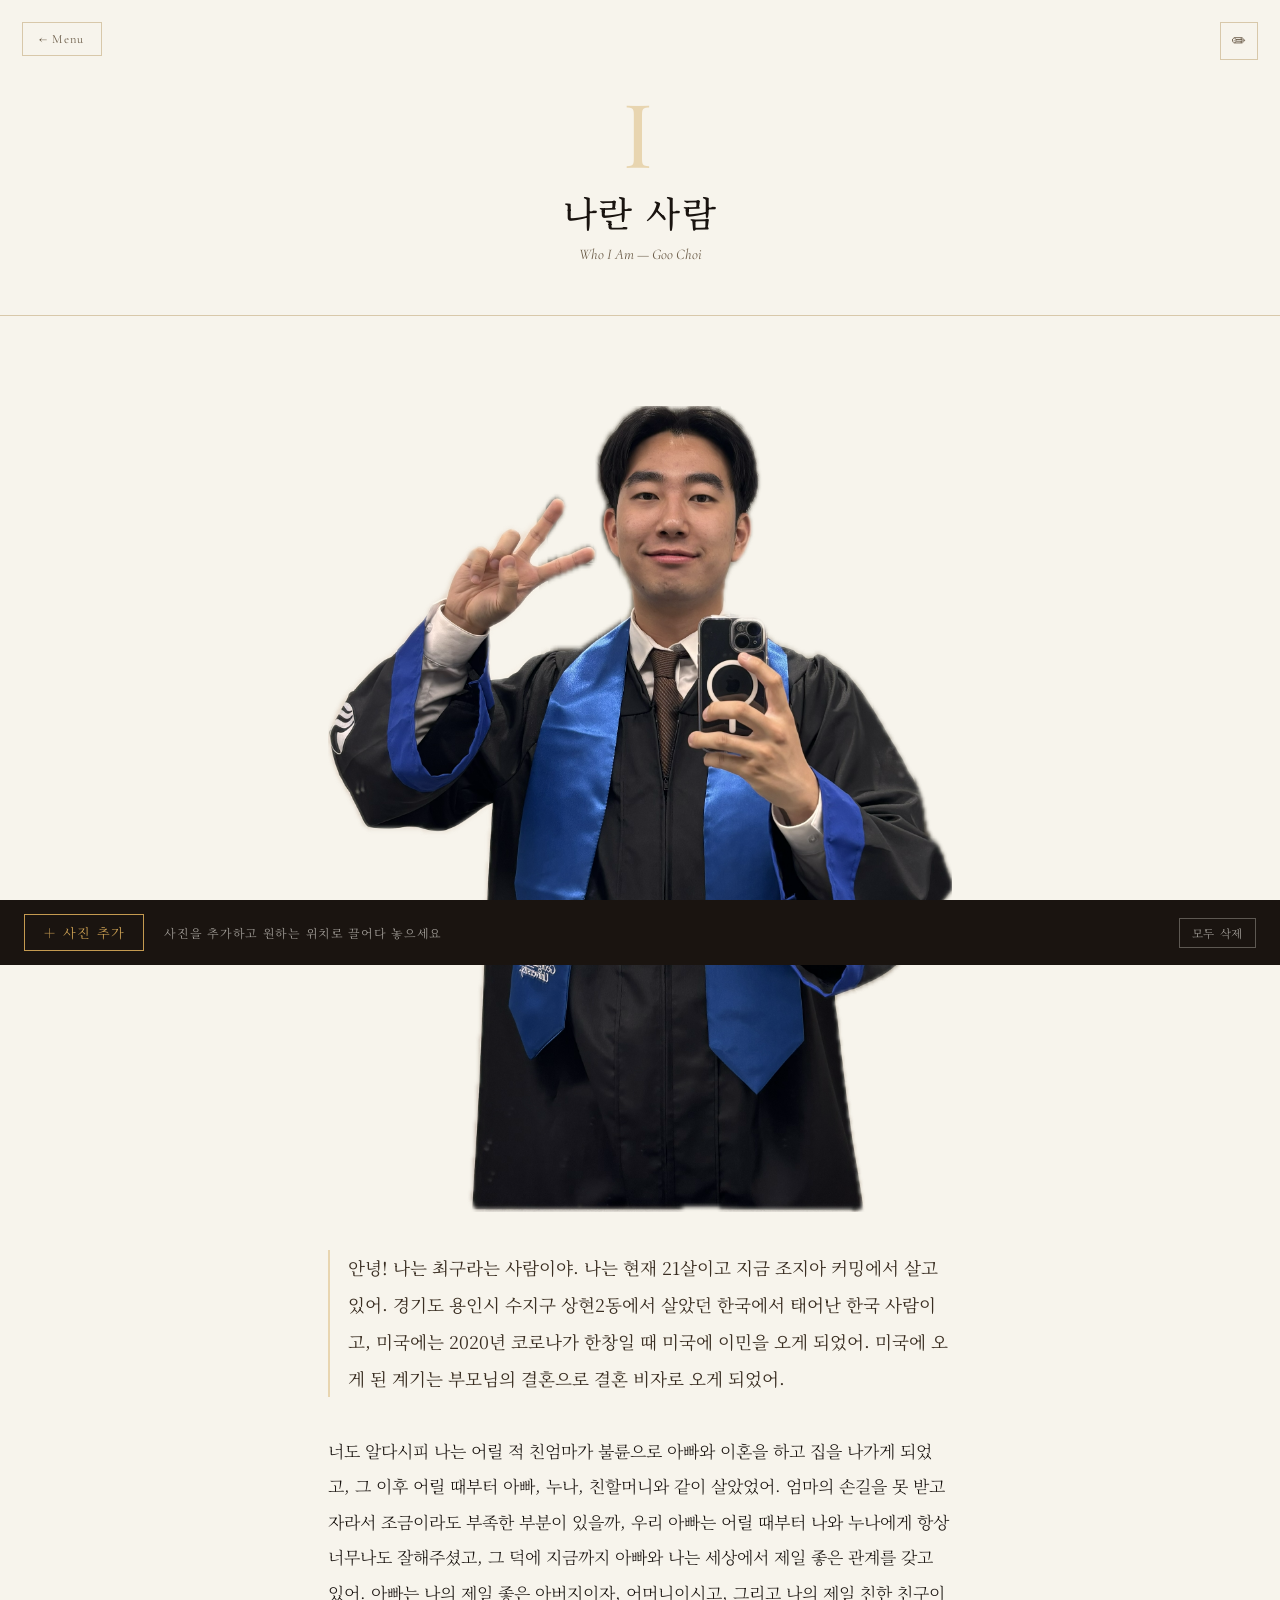
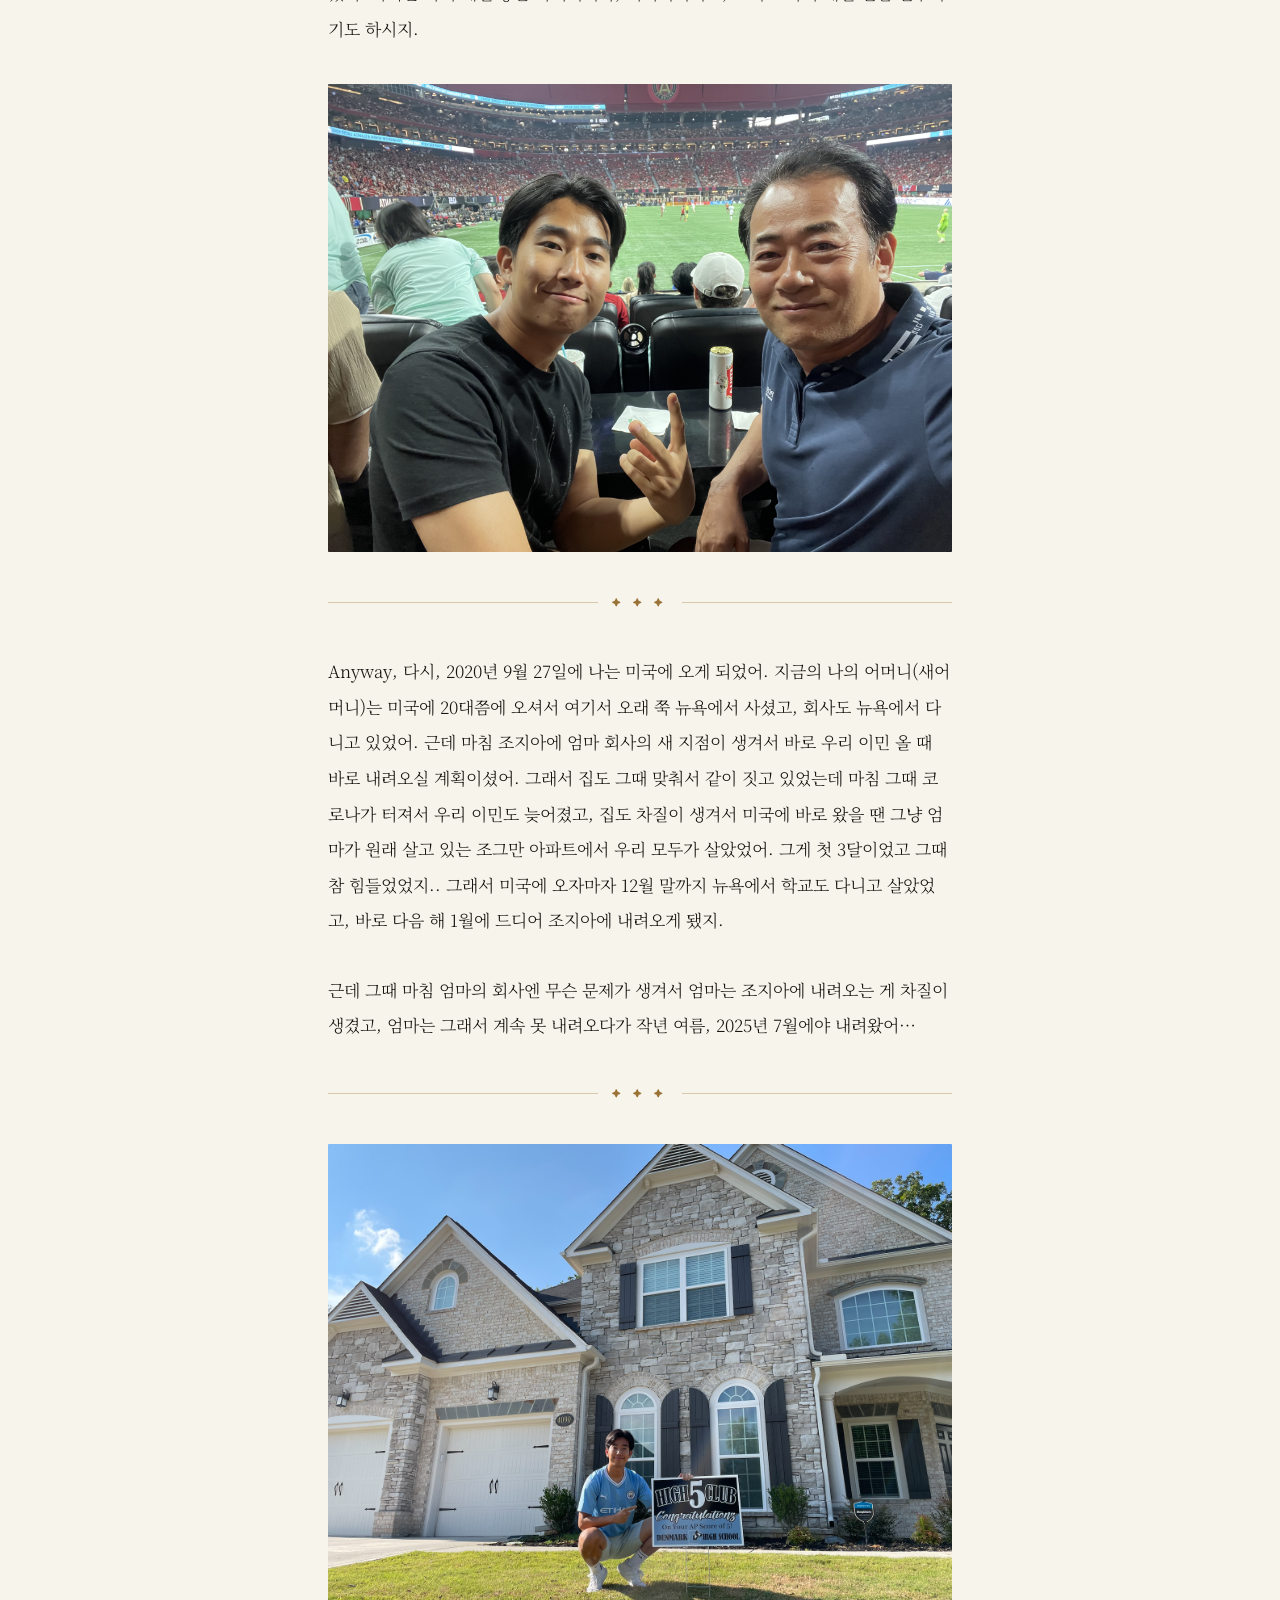
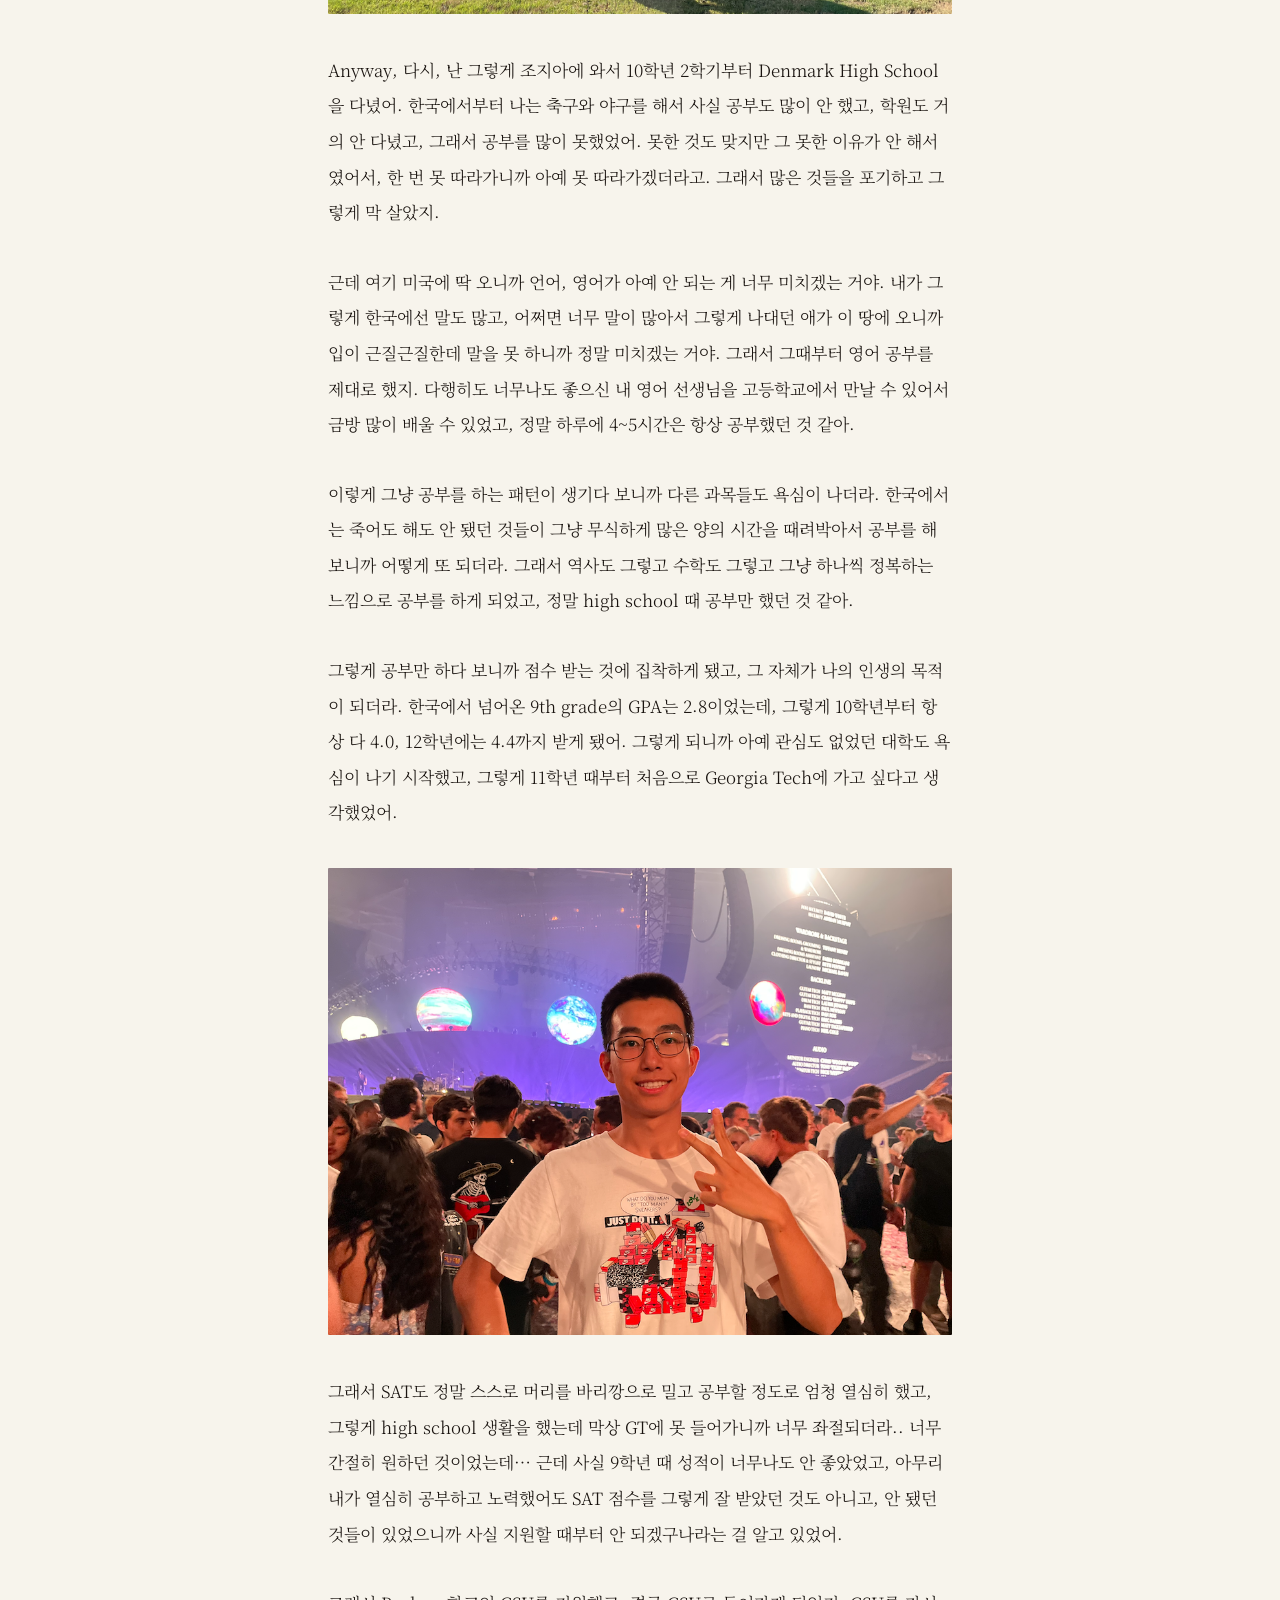
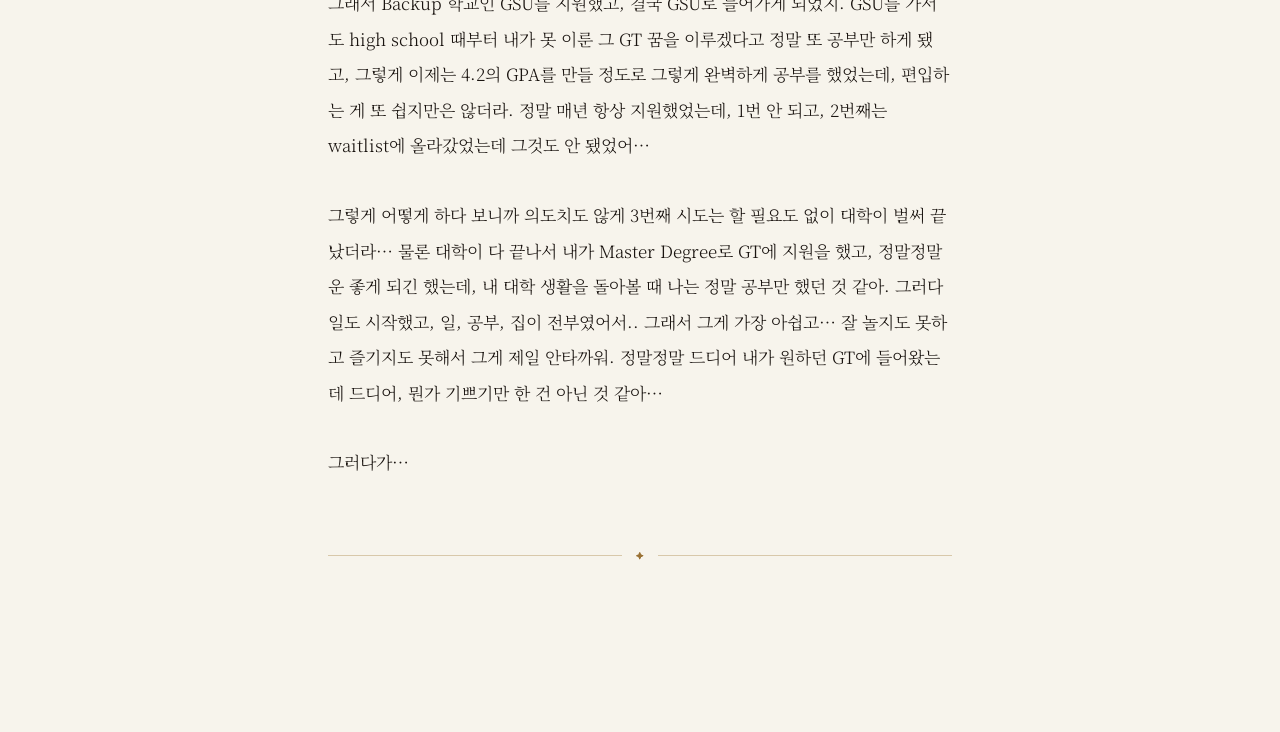
<file: chapters/ch1.html>
<!DOCTYPE html>
<html lang="ko">
<head>
  <meta charset="UTF-8">
  <meta name="viewport" content="width=device-width, initial-scale=1.0, maximum-scale=1.0">
  <title>I. 나란 사람 — 구네식당</title>
  <link rel="preconnect" href="https://fonts.googleapis.com">
  <link rel="preconnect" href="https://fonts.gstatic.com" crossorigin>
  <link href="https://fonts.googleapis.com/css2?family=Playfair+Display:ital,wght@0,400;0,500;0,600;0,700;1,400;1,500&family=Cormorant+Garamond:ital,wght@0,300;0,400;0,500;0,600;1,300;1,400;1,500&family=Noto+Serif+KR:wght@300;400;500;600&display=swap" rel="stylesheet">
  <link rel="stylesheet" href="../css/style.css">
</head>
<body data-chapter="1" data-total="10">

  <div id="page-transition" class="active"></div>
  <div id="reading-progress" class="reading-progress"></div>
  <a class="chapter-back" href="../index.html">← Menu</a>
  <button id="edit-toggle" class="edit-toggle-btn" title="편집 모드">✏</button>

  <header class="chapter-hero">
    <span class="chapter-numeral">I</span>
    <h1 class="chapter-title">나란 사람</h1>
    <p class="chapter-subtitle">Who I Am — Goo Choi</p>
  </header>

  <div id="sticker-layer" class="sticker-layer"></div>

  <main class="chapter-content">

    <figure class="chapter-image animate-in">
      <img src="../images/ch1-goo.jpg" alt="최구" onerror="this.closest('figure').classList.add('no-img')">
      <div class="img-placeholder">
        <div class="img-placeholder-icon"><svg width="36" height="36" viewBox="0 0 24 24" fill="none" stroke="currentColor" stroke-width="1.2" stroke-linecap="round" stroke-linejoin="round"><rect x="3" y="3" width="18" height="18" rx="2"/><circle cx="8.5" cy="8.5" r="1.5"/><polyline points="21 15 16 10 5 21"/></svg></div>
        <span class="img-placeholder-note">최구의 사진이 들어갈 자리예요</span>
        <code>images/ch1-goo.jpg</code>
      </div>
    </figure>

    <p class="animate-in opening">안녕! 나는 최구라는 사람이야. 나는 현재 21살이고 지금 조지아 커밍에서 살고 있어. 경기도 용인시 수지구 상현2동에서 살았던 한국에서 태어난 한국 사람이고, 미국에는 2020년 코로나가 한창일 때 미국에 이민을 오게 되었어. 미국에 오게 된 계기는 부모님의 결혼으로 결혼 비자로 오게 되었어.</p>

    <p class="animate-in">너도 알다시피 나는 어릴 적 친엄마가 불륜으로 아빠와 이혼을 하고 집을 나가게 되었고, 그 이후 어릴 때부터 아빠, 누나, 친할머니와 같이 살았었어. 엄마의 손길을 못 받고 자라서 조금이라도 부족한 부분이 있을까, 우리 아빠는 어릴 때부터 나와 누나에게 항상 너무나도 잘해주셨고, 그 덕에 지금까지 아빠와 나는 세상에서 제일 좋은 관계를 갖고 있어. 아빠는 나의 제일 좋은 아버지이자, 어머니이시고, 그리고 나의 제일 친한 친구이기도 하시지.</p>

    <figure class="chapter-image animate-in">
      <img src="../images/ch1-dad.jpg" alt="" onerror="this.closest('figure').classList.add('no-img')">
      <div class="img-placeholder">
        <div class="img-placeholder-icon"><svg width="36" height="36" viewBox="0 0 24 24" fill="none" stroke="currentColor" stroke-width="1.2" stroke-linecap="round" stroke-linejoin="round"><rect x="3" y="3" width="18" height="18" rx="2"/><circle cx="8.5" cy="8.5" r="1.5"/><polyline points="21 15 16 10 5 21"/></svg></div>
        <span class="img-placeholder-note">아빠와 나</span>
        <code>images/ch1-dad.jpg</code>
      </div>
    </figure>

    <div class="chapter-section-break animate-in"><span>✦ ✦ ✦</span></div>

    <p class="animate-in">Anyway, 다시, 2020년 9월 27일에 나는 미국에 오게 되었어. 지금의 나의 어머니(새어머니)는 미국에 20대쯤에 오셔서 여기서 오래 쭉 뉴욕에서 사셨고, 회사도 뉴욕에서 다니고 있었어. 근데 마침 조지아에 엄마 회사의 새 지점이 생겨서 바로 우리 이민 올 때 바로 내려오실 계획이셨어. 그래서 집도 그때 맞춰서 같이 짓고 있었는데 마침 그때 코로나가 터져서 우리 이민도 늦어졌고, 집도 차질이 생겨서 미국에 바로 왔을 땐 그냥 엄마가 원래 살고 있는 조그만 아파트에서 우리 모두가 살았었어. 그게 첫 3달이었고 그때 참 힘들었었지.. 그래서 미국에 오자마자 12월 말까지 뉴욕에서 학교도 다니고 살았었고, 바로 다음 해 1월에 드디어 조지아에 내려오게 됐지.</p>

    <p class="animate-in">근데 그때 마침 엄마의 회사엔 무슨 문제가 생겨서 엄마는 조지아에 내려오는 게 차질이 생겼고, 엄마는 그래서 계속 못 내려오다가 작년 여름, 2025년 7월에야 내려왔어…</p>

    <div class="chapter-section-break animate-in"><span>✦ ✦ ✦</span></div>

    <figure class="chapter-image animate-in">
      <img src="../images/ch1-school.jpg" alt="" onerror="this.closest('figure').classList.add('no-img')">
      <div class="img-placeholder">
        <div class="img-placeholder-icon"><svg width="36" height="36" viewBox="0 0 24 24" fill="none" stroke="currentColor" stroke-width="1.2" stroke-linecap="round" stroke-linejoin="round"><rect x="3" y="3" width="18" height="18" rx="2"/><circle cx="8.5" cy="8.5" r="1.5"/><polyline points="21 15 16 10 5 21"/></svg></div>
        <span class="img-placeholder-note">Denmark High School 시절</span>
        <code>images/ch1-school.jpg</code>
      </div>
    </figure>

    <p class="animate-in">Anyway, 다시, 난 그렇게 조지아에 와서 10학년 2학기부터 Denmark High School을 다녔어. 한국에서부터 나는 축구와 야구를 해서 사실 공부도 많이 안 했고, 학원도 거의 안 다녔고, 그래서 공부를 많이 못했었어. 못한 것도 맞지만 그 못한 이유가 안 해서였어서, 한 번 못 따라가니까 아예 못 따라가겠더라고. 그래서 많은 것들을 포기하고 그렇게 막 살았지.</p>

    <p class="animate-in">근데 여기 미국에 딱 오니까 언어, 영어가 아예 안 되는 게 너무 미치겠는 거야. 내가 그렇게 한국에선 말도 많고, 어쩌면 너무 말이 많아서 그렇게 나대던 애가 이 땅에 오니까 입이 근질근질한데 말을 못 하니까 정말 미치겠는 거야. 그래서 그때부터 영어 공부를 제대로 했지. 다행히도 너무나도 좋으신 내 영어 선생님을 고등학교에서 만날 수 있어서 금방 많이 배울 수 있었고, 정말 하루에 4~5시간은 항상 공부했던 것 같아.</p>

    <p class="animate-in">이렇게 그냥 공부를 하는 패턴이 생기다 보니까 다른 과목들도 욕심이 나더라. 한국에서는 죽어도 해도 안 됐던 것들이 그냥 무식하게 많은 양의 시간을 때려박아서 공부를 해보니까 어떻게 또 되더라. 그래서 역사도 그렇고 수학도 그렇고 그냥 하나씩 정복하는 느낌으로 공부를 하게 되었고, 정말 high school 때 공부만 했던 것 같아.</p>

    <p class="animate-in">그렇게 공부만 하다 보니까 점수 받는 것에 집착하게 됐고, 그 자체가 나의 인생의 목적이 되더라. 한국에서 넘어온 9th grade의 GPA는 2.8이었는데, 그렇게 10학년부터 항상 다 4.0, 12학년에는 4.4까지 받게 됐어. 그렇게 되니까 아예 관심도 없었던 대학도 욕심이 나기 시작했고, 그렇게 11학년 때부터 처음으로 Georgia Tech에 가고 싶다고 생각했었어.</p>

    <figure class="chapter-image animate-in">
      <img src="../images/ch1-hair.jpg" alt="" onerror="this.closest('figure').classList.add('no-img')">
      <div class="img-placeholder">
        <div class="img-placeholder-icon"><svg width="36" height="36" viewBox="0 0 24 24" fill="none" stroke="currentColor" stroke-width="1.2" stroke-linecap="round" stroke-linejoin="round"><rect x="3" y="3" width="18" height="18" rx="2"/><circle cx="8.5" cy="8.5" r="1.5"/><polyline points="21 15 16 10 5 21"/></svg></div>
        <span class="img-placeholder-note">그 유명한 바리깡 사건</span>
        <code>images/ch1-hair.jpg</code>
      </div>
    </figure>

    <p class="animate-in">그래서 SAT도 정말 스스로 머리를 바리깡으로 밀고 공부할 정도로 엄청 열심히 했고, 그렇게 high school 생활을 했는데 막상 GT에 못 들어가니까 너무 좌절되더라.. 너무 간절히 원하던 것이었는데… 근데 사실 9학년 때 성적이 너무나도 안 좋았었고, 아무리 내가 열심히 공부하고 노력했어도 SAT 점수를 그렇게 잘 받았던 것도 아니고, 안 됐던 것들이 있었으니까 사실 지원할 때부터 안 되겠구나라는 걸 알고 있었어.</p>

    <p class="animate-in">그래서 Backup 학교인 GSU를 지원했고, 결국 GSU로 들어가게 되었지. GSU를 가서도 high school 때부터 내가 못 이룬 그 GT 꿈을 이루겠다고 정말 또 공부만 하게 됐고, 그렇게 이제는 4.2의 GPA를 만들 정도로 그렇게 완벽하게 공부를 했었는데, 편입하는 게 또 쉽지만은 않더라. 정말 매년 항상 지원했었는데, 1번 안 되고, 2번째는 waitlist에 올라갔었는데 그것도 안 됐었어…</p>

    <p class="animate-in">그렇게 어떻게 하다 보니까 의도치도 않게 3번째 시도는 할 필요도 없이 대학이 벌써 끝났더라… 물론 대학이 다 끝나서 내가 Master Degree로 GT에 지원을 했고, 정말정말 운 좋게 되긴 했는데, 내 대학 생활을 돌아볼 때 나는 정말 공부만 했던 것 같아. 그러다 일도 시작했고, 일, 공부, 집이 전부였어서.. 그래서 그게 가장 아쉽고… 잘 놀지도 못하고 즐기지도 못해서 그게 제일 안타까워. 정말정말 드디어 내가 원하던 GT에 들어왔는데 드디어, 뭔가 기쁘기만 한 건 아닌 것 같아…</p>

    <p class="animate-in">그러다가…</p>

  </main>

  <footer class="chapter-footer">
    <div class="chapter-footer-divider"><span>✦</span></div>
    <div class="complete-btn-wrap" id="complete-btn-wrap">
      <button class="complete-btn" id="complete-btn"><span>다음 코스 열기 — II</span></button>
      <p class="complete-btn-hint">읽고 나면 다음 코스가 열려요</p>
    </div>
  </footer>

  <div id="edit-panel" class="edit-panel">
    <label class="edit-upload-label">
      <input type="file" id="sticker-upload" accept=".jpg,.jpeg,.png,.heic,.heif,image/*" multiple>
      <span class="edit-upload-btn">＋ 사진 추가</span>
    </label>
    <span class="edit-panel-hint">사진을 추가하고 원하는 위치로 끌어다 놓으세요</span>
    <button id="edit-clear-btn" class="edit-clear-btn">모두 삭제</button>
  </div>

  <div id="music-player-root"></div>

  <script src="../js/chapter.js"></script>
</body>
</html>
</file>
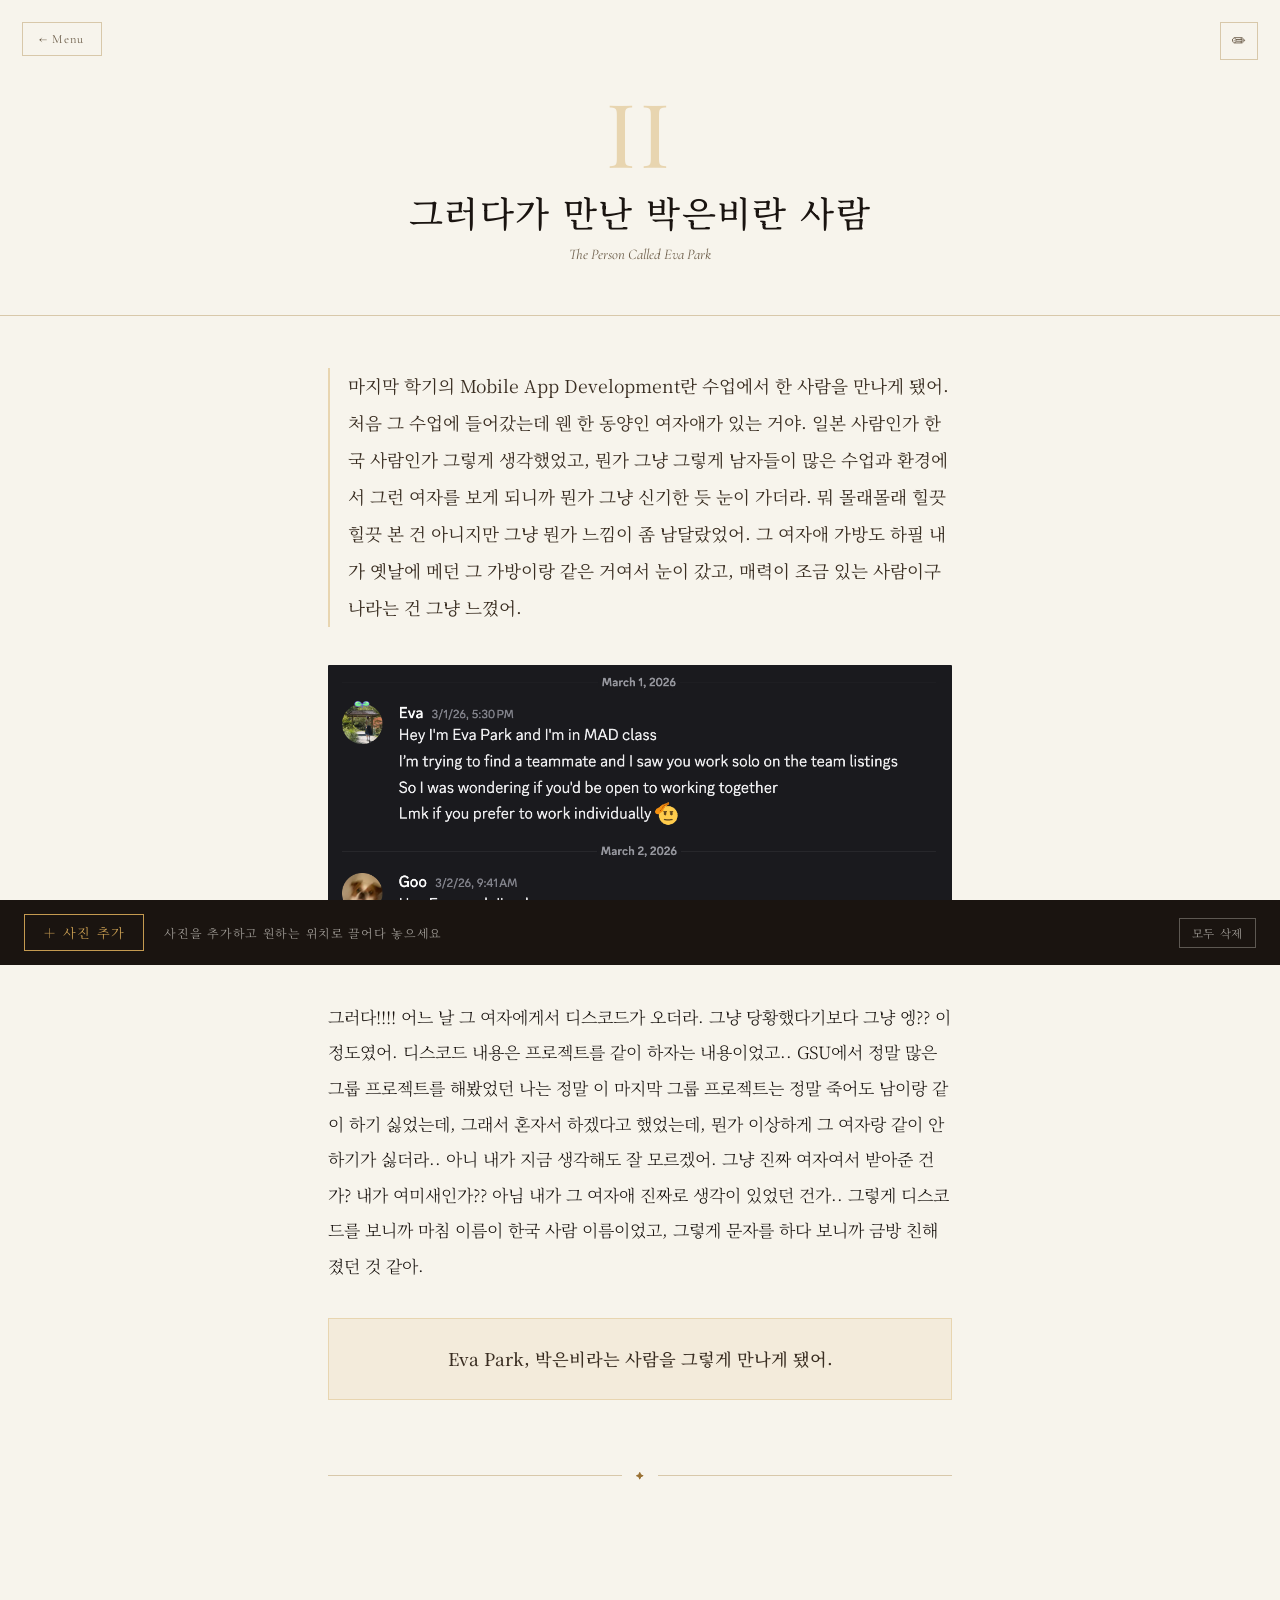
<file: chapters/ch2.html>
<!DOCTYPE html>
<html lang="ko">
<head>
  <meta charset="UTF-8">
  <meta name="viewport" content="width=device-width, initial-scale=1.0, maximum-scale=1.0">
  <title>II. 그러다가 만난 박은비란 사람 — 구네식당</title>
  <link rel="preconnect" href="https://fonts.googleapis.com">
  <link rel="preconnect" href="https://fonts.gstatic.com" crossorigin>
  <link href="https://fonts.googleapis.com/css2?family=Playfair+Display:ital,wght@0,400;0,500;0,600;0,700;1,400;1,500&family=Cormorant+Garamond:ital,wght@0,300;0,400;0,500;0,600;1,300;1,400;1,500&family=Noto+Serif+KR:wght@300;400;500;600&display=swap" rel="stylesheet">
  <link rel="stylesheet" href="../css/style.css">
</head>
<body data-chapter="2" data-total="10">

  <div id="page-transition" class="active"></div>
  <div id="reading-progress" class="reading-progress"></div>
  <a class="chapter-back" href="../index.html">← Menu</a>
  <button id="edit-toggle" class="edit-toggle-btn" title="편집 모드">✏</button>

  <header class="chapter-hero">
    <span class="chapter-numeral">II</span>
    <h1 class="chapter-title">그러다가 만난 박은비란 사람</h1>
    <p class="chapter-subtitle">The Person Called Eva Park</p>
  </header>

  <div id="sticker-layer" class="sticker-layer"></div>

  <main class="chapter-content">

    <p class="animate-in opening">마지막 학기의 Mobile App Development란 수업에서 한 사람을 만나게 됐어. 처음 그 수업에 들어갔는데 웬 한 동양인 여자애가 있는 거야. 일본 사람인가 한국 사람인가 그렇게 생각했었고, 뭔가 그냥 그렇게 남자들이 많은 수업과 환경에서 그런 여자를 보게 되니까 뭔가 그냥 신기한 듯 눈이 가더라. 뭐 몰래몰래 힐끗힐끗 본 건 아니지만 그냥 뭔가 느낌이 좀 남달랐었어. 그 여자애 가방도 하필 내가 옛날에 메던 그 가방이랑 같은 거여서 눈이 갔고, 매력이 조금 있는 사람이구나라는 건 그냥 느꼈어.</p>

    <figure class="chapter-image animate-in">
      <img src="../images/ch2-first-meet.jpg" alt="" onerror="this.closest('figure').classList.add('no-img')">
      <div class="img-placeholder">
        <div class="img-placeholder-icon"><svg width="36" height="36" viewBox="0 0 24 24" fill="none" stroke="currentColor" stroke-width="1.2" stroke-linecap="round" stroke-linejoin="round"><rect x="3" y="3" width="18" height="18" rx="2"/><circle cx="8.5" cy="8.5" r="1.5"/><polyline points="21 15 16 10 5 21"/></svg></div>
        <span class="img-placeholder-note">처음 만났던 그 교실의 기억</span>
        <code>images/ch2-first-meet.jpg</code>
      </div>
    </figure>

    <p class="animate-in">그러다!!!! 어느 날 그 여자에게서 디스코드가 오더라. 그냥 당황했다기보다 그냥 엥?? 이 정도였어. 디스코드 내용은 프로젝트를 같이 하자는 내용이었고.. GSU에서 정말 많은 그룹 프로젝트를 해봤었던 나는 정말 이 마지막 그룹 프로젝트는 정말 죽어도 남이랑 같이 하기 싫었는데, 그래서 혼자서 하겠다고 했었는데, 뭔가 이상하게 그 여자랑 같이 안 하기가 싫더라.. 아니 내가 지금 생각해도 잘 모르겠어. 그냥 진짜 여자여서 받아준 건가? 내가 여미새인가?? 아님 내가 그 여자애 진짜로 생각이 있었던 건가.. 그렇게 디스코드를 보니까 마침 이름이 한국 사람 이름이었고, 그렇게 문자를 하다 보니까 금방 친해졌던 것 같아.</p>

    <div class="highlight-box animate-in">
      <p>Eva Park, 박은비라는 사람을 그렇게 만나게 됐어.</p>
    </div>

  </main>

  <footer class="chapter-footer">
    <div class="chapter-footer-divider"><span>✦</span></div>
    <div class="complete-btn-wrap" id="complete-btn-wrap">
      <button class="complete-btn" id="complete-btn"><span>다음 코스 열기 — III</span></button>
      <p class="complete-btn-hint">읽고 나면 다음 코스가 열려요</p>
    </div>
  </footer>

  <div id="edit-panel" class="edit-panel">
    <label class="edit-upload-label">
      <input type="file" id="sticker-upload" accept=".jpg,.jpeg,.png,.heic,.heif,image/*" multiple>
      <span class="edit-upload-btn">＋ 사진 추가</span>
    </label>
    <span class="edit-panel-hint">사진을 추가하고 원하는 위치로 끌어다 놓으세요</span>
    <button id="edit-clear-btn" class="edit-clear-btn">모두 삭제</button>
  </div>

  <div id="music-player-root"></div>

  <script src="../js/chapter.js"></script>
</body>
</html>
</file>
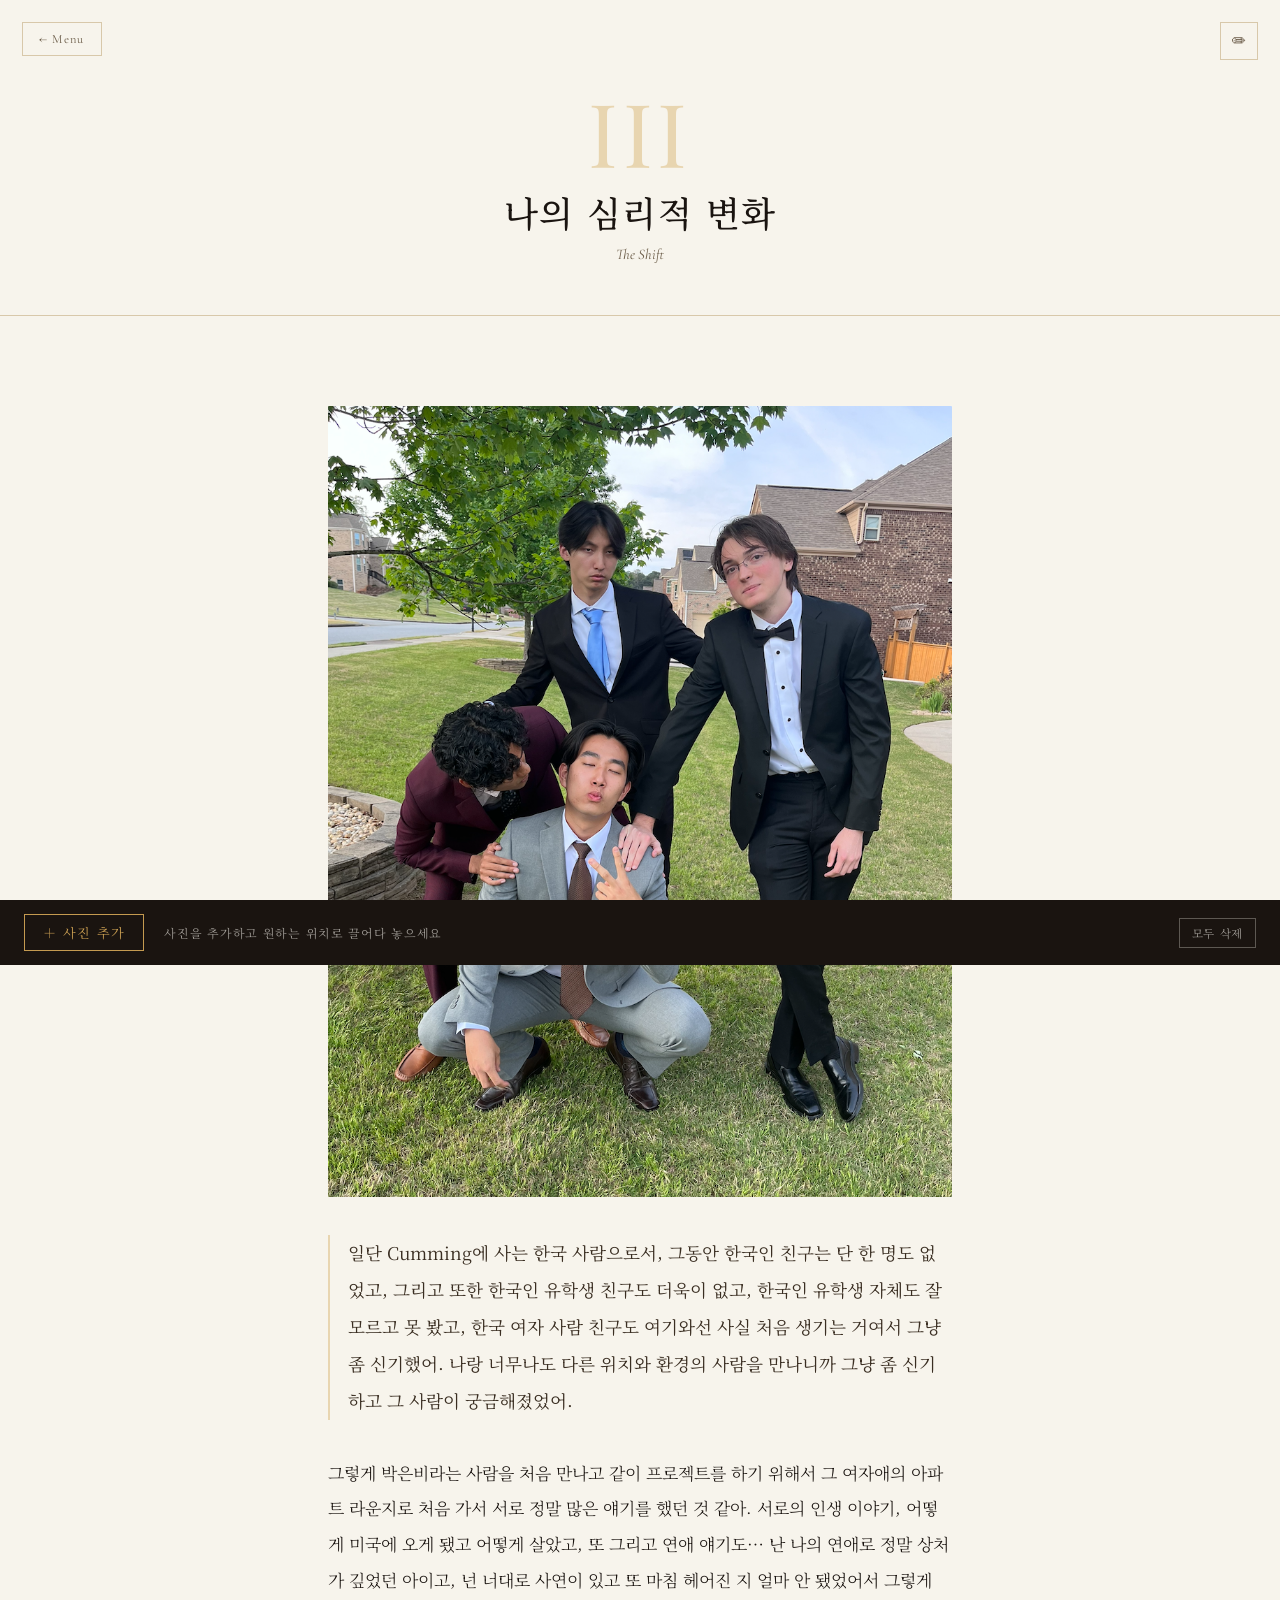
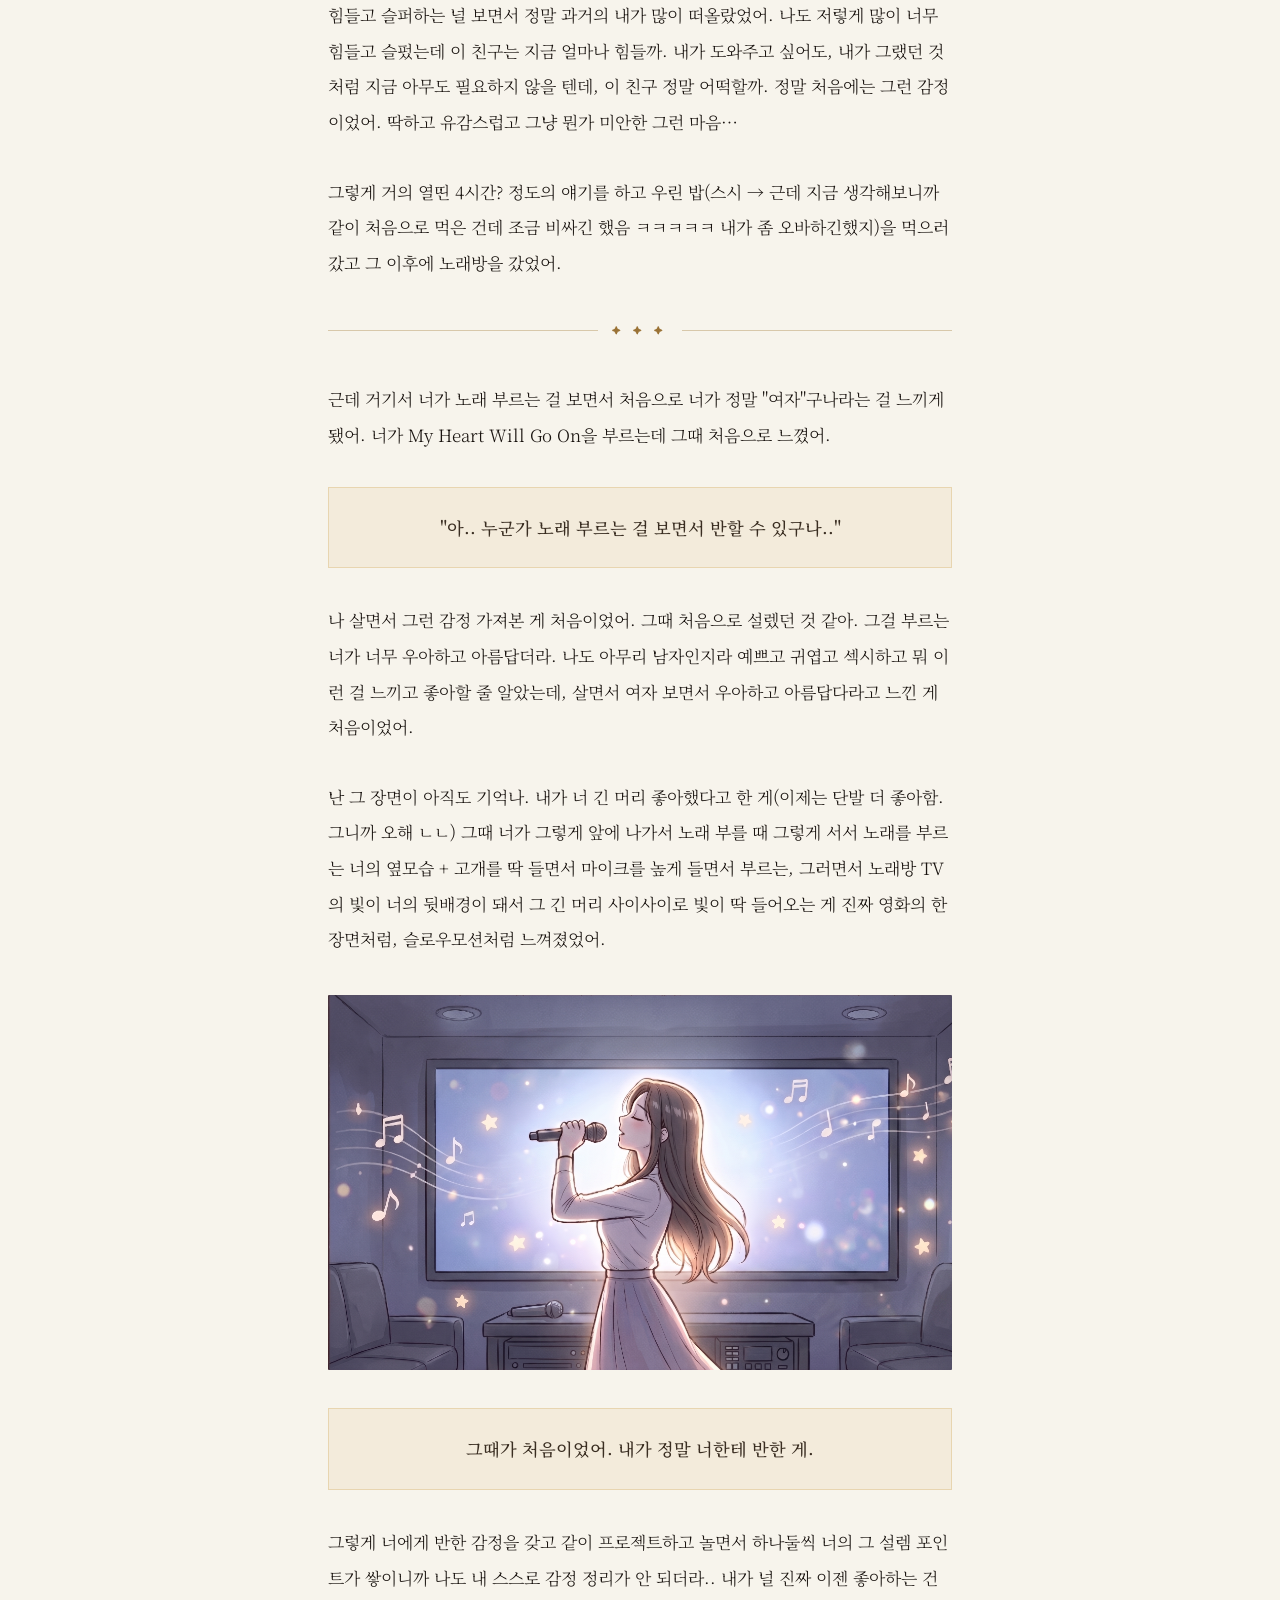
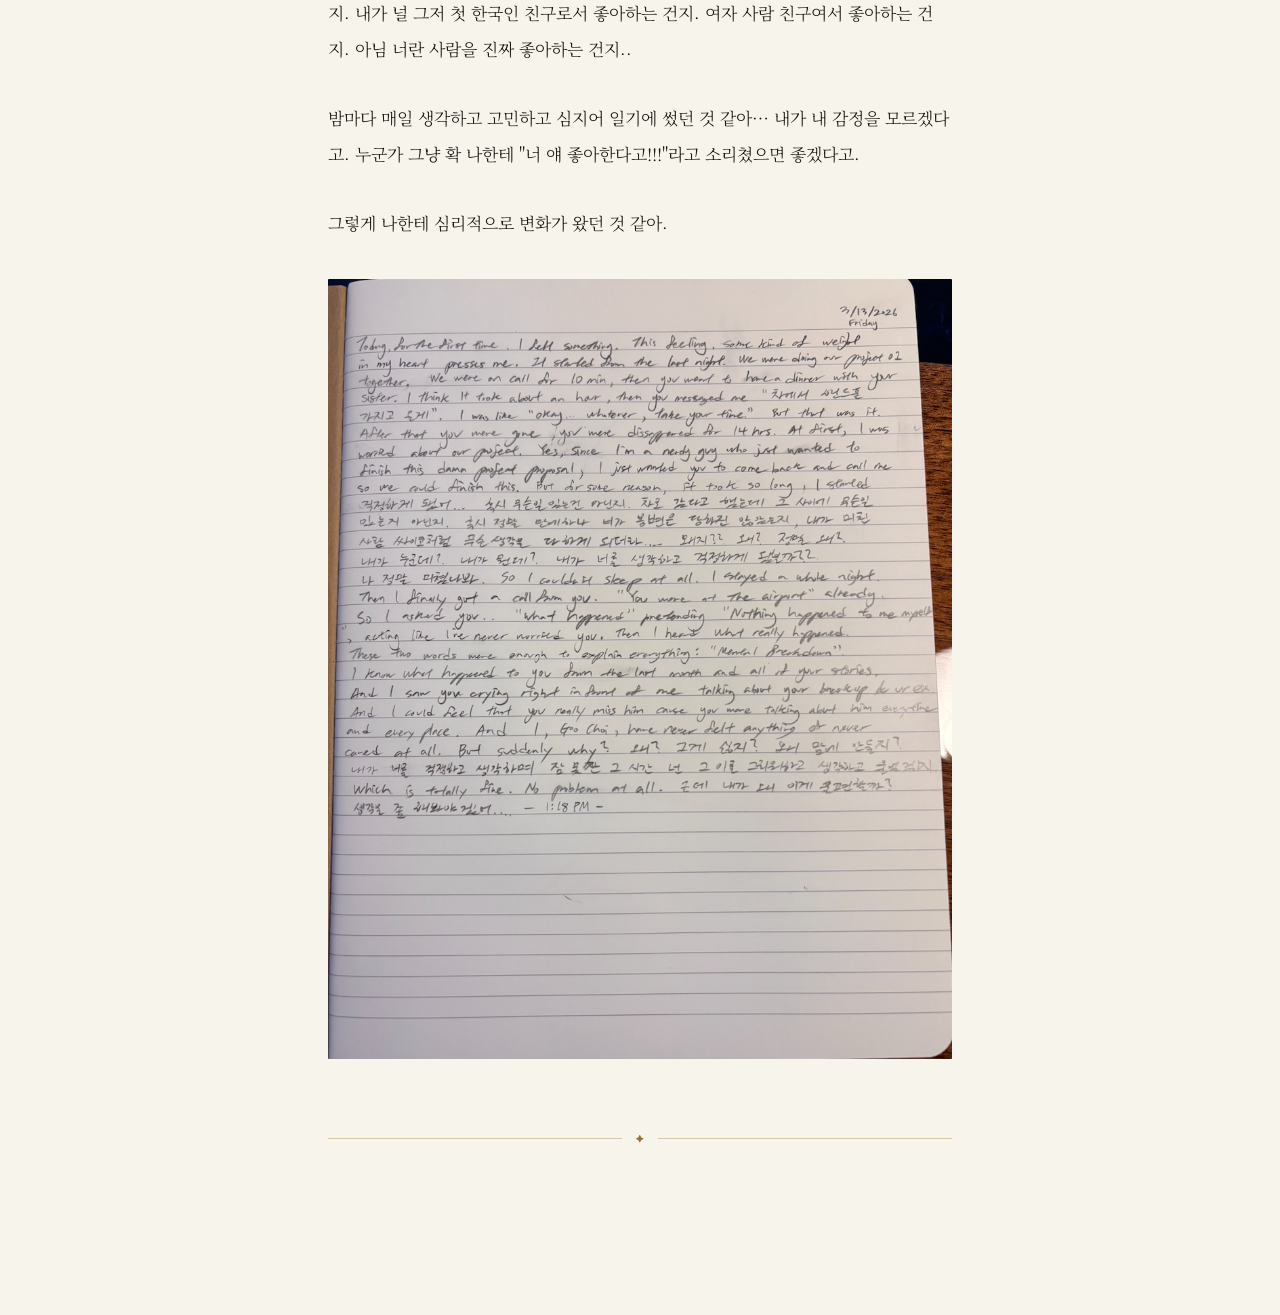
<file: chapters/ch3.html>
<!DOCTYPE html>
<html lang="ko">
<head>
  <meta charset="UTF-8">
  <meta name="viewport" content="width=device-width, initial-scale=1.0, maximum-scale=1.0">
  <title>III. 나의 심리적 변화 — 구네식당</title>
  <link rel="preconnect" href="https://fonts.googleapis.com">
  <link rel="preconnect" href="https://fonts.gstatic.com" crossorigin>
  <link href="https://fonts.googleapis.com/css2?family=Playfair+Display:ital,wght@0,400;0,500;0,600;0,700;1,400;1,500&family=Cormorant+Garamond:ital,wght@0,300;0,400;0,500;0,600;1,300;1,400;1,500&family=Noto+Serif+KR:wght@300;400;500;600&display=swap" rel="stylesheet">
  <link rel="stylesheet" href="../css/style.css">
</head>
<body data-chapter="3" data-total="10">

  <div id="page-transition" class="active"></div>
  <div id="reading-progress" class="reading-progress"></div>
  <a class="chapter-back" href="../index.html">← Menu</a>
  <button id="edit-toggle" class="edit-toggle-btn" title="편집 모드">✏</button>

  <header class="chapter-hero">
    <span class="chapter-numeral">III</span>
    <h1 class="chapter-title">나의 심리적 변화</h1>
    <p class="chapter-subtitle">The Shift</p>
  </header>

  <div id="sticker-layer" class="sticker-layer"></div>

  <main class="chapter-content">

    <figure class="chapter-image animate-in">
      <img src="../images/ch3-friends.jpg" alt="" onerror="this.closest('figure').classList.add('no-img')">
      <div class="img-placeholder">
        <div class="img-placeholder-icon"><svg width="36" height="36" viewBox="0 0 24 24" fill="none" stroke="currentColor" stroke-width="1.2" stroke-linecap="round" stroke-linejoin="round"><rect x="3" y="3" width="18" height="18" rx="2"/><circle cx="8.5" cy="8.5" r="1.5"/><polyline points="21 15 16 10 5 21"/></svg></div>
        <span class="img-placeholder-note">내 친구들</span>
        <code>images/ch3-friends.jpg</code>
      </div>
    </figure>

    <p class="animate-in opening">일단 Cumming에 사는 한국 사람으로서, 그동안 한국인 친구는 단 한 명도 없었고, 그리고 또한 한국인 유학생 친구도 더욱이 없고, 한국인 유학생 자체도 잘 모르고 못 봤고, 한국 여자 사람 친구도 여기와선 사실 처음 생기는 거여서 그냥 좀 신기했어. 나랑 너무나도 다른 위치와 환경의 사람을 만나니까 그냥 좀 신기하고 그 사람이 궁금해졌었어.</p>

    <p class="animate-in">그렇게 박은비라는 사람을 처음 만나고 같이 프로젝트를 하기 위해서 그 여자애의 아파트 라운지로 처음 가서 서로 정말 많은 얘기를 했던 것 같아. 서로의 인생 이야기, 어떻게 미국에 오게 됐고 어떻게 살았고, 또 그리고 연애 얘기도… 난 나의 연애로 정말 상처가 깊었던 아이고, 넌 너대로 사연이 있고 또 마침 헤어진 지 얼마 안 됐었어서 그렇게 힘들고 슬퍼하는 널 보면서 정말 과거의 내가 많이 떠올랐었어. 나도 저렇게 많이 너무 힘들고 슬펐는데 이 친구는 지금 얼마나 힘들까. 내가 도와주고 싶어도, 내가 그랬던 것처럼 지금 아무도 필요하지 않을 텐데, 이 친구 정말 어떡할까. 정말 처음에는 그런 감정이었어. 딱하고 유감스럽고 그냥 뭔가 미안한 그런 마음…</p>

    <p class="animate-in">그렇게 거의 열띤 4시간? 정도의 얘기를 하고 우린 밥(스시 → 근데 지금 생각해보니까 같이 처음으로 먹은 건데 조금 비싸긴 했음 ㅋㅋㅋㅋㅋ 내가 좀 오바하긴했지)을 먹으러 갔고 그 이후에 노래방을 갔었어.</p>

    <div class="chapter-section-break animate-in"><span>✦ ✦ ✦</span></div>

    <p class="animate-in">근데 거기서 너가 노래 부르는 걸 보면서 처음으로 너가 정말 "여자"구나라는 걸 느끼게 됐어. 너가 My Heart Will Go On을 부르는데 그때 처음으로 느꼈어.</p>

    <div class="highlight-box animate-in">
      <p>"아.. 누군가 노래 부르는 걸 보면서 반할 수 있구나.."</p>
    </div>

    <p class="animate-in">나 살면서 그런 감정 가져본 게 처음이었어. 그때 처음으로 설렜던 것 같아. 그걸 부르는 너가 너무 우아하고 아름답더라. 나도 아무리 남자인지라 예쁘고 귀엽고 섹시하고 뭐 이런 걸 느끼고 좋아할 줄 알았는데, 살면서 여자 보면서 우아하고 아름답다라고 느낀 게 처음이었어.</p>

    <p class="animate-in">난 그 장면이 아직도 기억나. 내가 너 긴 머리 좋아했다고 한 게(이제는 단발 더 좋아함. 그니까 오해 ㄴㄴ) 그때 너가 그렇게 앞에 나가서 노래 부를 때 그렇게 서서 노래를 부르는 너의 옆모습 + 고개를 딱 들면서 마이크를 높게 들면서 부르는, 그러면서 노래방 TV의 빛이 너의 뒷배경이 돼서 그 긴 머리 사이사이로 빛이 딱 들어오는 게 진짜 영화의 한 장면처럼, 슬로우모션처럼 느껴졌었어.</p>

    <figure class="chapter-image animate-in">
      <img src="../images/ch3-noraebang.jpg" alt="" onerror="this.closest('figure').classList.add('no-img')">
      <div class="img-placeholder">
        <div class="img-placeholder-icon"><svg width="36" height="36" viewBox="0 0 24 24" fill="none" stroke="currentColor" stroke-width="1.2" stroke-linecap="round" stroke-linejoin="round"><rect x="3" y="3" width="18" height="18" rx="2"/><circle cx="8.5" cy="8.5" r="1.5"/><polyline points="21 15 16 10 5 21"/></svg></div>
        <span class="img-placeholder-note">그 장면, 아직도 기억나</span>
        <code>images/ch3-noraebang.jpg</code>
      </div>
    </figure>

    <div class="highlight-box animate-in">
      <p>그때가 처음이었어. 내가 정말 너한테 반한 게.</p>
    </div>

    <p class="animate-in">그렇게 너에게 반한 감정을 갖고 같이 프로젝트하고 놀면서 하나둘씩 너의 그 설렘 포인트가 쌓이니까 나도 내 스스로 감정 정리가 안 되더라.. 내가 널 진짜 이젠 좋아하는 건지. 내가 널 그저 첫 한국인 친구로서 좋아하는 건지. 여자 사람 친구여서 좋아하는 건지. 아님 너란 사람을 진짜 좋아하는 건지..</p>

    <p class="animate-in">밤마다 매일 생각하고 고민하고 심지어 일기에 썼던 것 같아… 내가 내 감정을 모르겠다고. 누군가 그냥 확 나한테 "너 얘 좋아한다고!!!"라고 소리쳤으면 좋겠다고.</p>

    <p class="animate-in">그렇게 나한테 심리적으로 변화가 왔던 것 같아.</p>

    <figure class="chapter-image animate-in">
      <img src="../images/ch3-end.jpg" alt="" onerror="this.closest('figure').classList.add('no-img')">
      <div class="img-placeholder">
        <div class="img-placeholder-icon"><svg width="36" height="36" viewBox="0 0 24 24" fill="none" stroke="currentColor" stroke-width="1.2" stroke-linecap="round" stroke-linejoin="round"><rect x="3" y="3" width="18" height="18" rx="2"/><circle cx="8.5" cy="8.5" r="1.5"/><polyline points="21 15 16 10 5 21"/></svg></div>
        <span class="img-placeholder-note">그때의 나</span>
        <code>images/ch3-end.jpg</code>
      </div>
    </figure>

  </main>

  <footer class="chapter-footer">
    <div class="chapter-footer-divider"><span>✦</span></div>
    <div class="complete-btn-wrap" id="complete-btn-wrap">
      <button class="complete-btn" id="complete-btn"><span>다음 코스 열기 — IV</span></button>
      <p class="complete-btn-hint">읽고 나면 다음 코스가 열려요</p>
    </div>
  </footer>

  <div id="edit-panel" class="edit-panel">
    <label class="edit-upload-label">
      <input type="file" id="sticker-upload" accept=".jpg,.jpeg,.png,.heic,.heif,image/*" multiple>
      <span class="edit-upload-btn">＋ 사진 추가</span>
    </label>
    <span class="edit-panel-hint">사진을 추가하고 원하는 위치로 끌어다 놓으세요</span>
    <button id="edit-clear-btn" class="edit-clear-btn">모두 삭제</button>
  </div>

  <div id="music-player-root"></div>

  <script src="../js/chapter.js"></script>
</body>
</html>
</file>
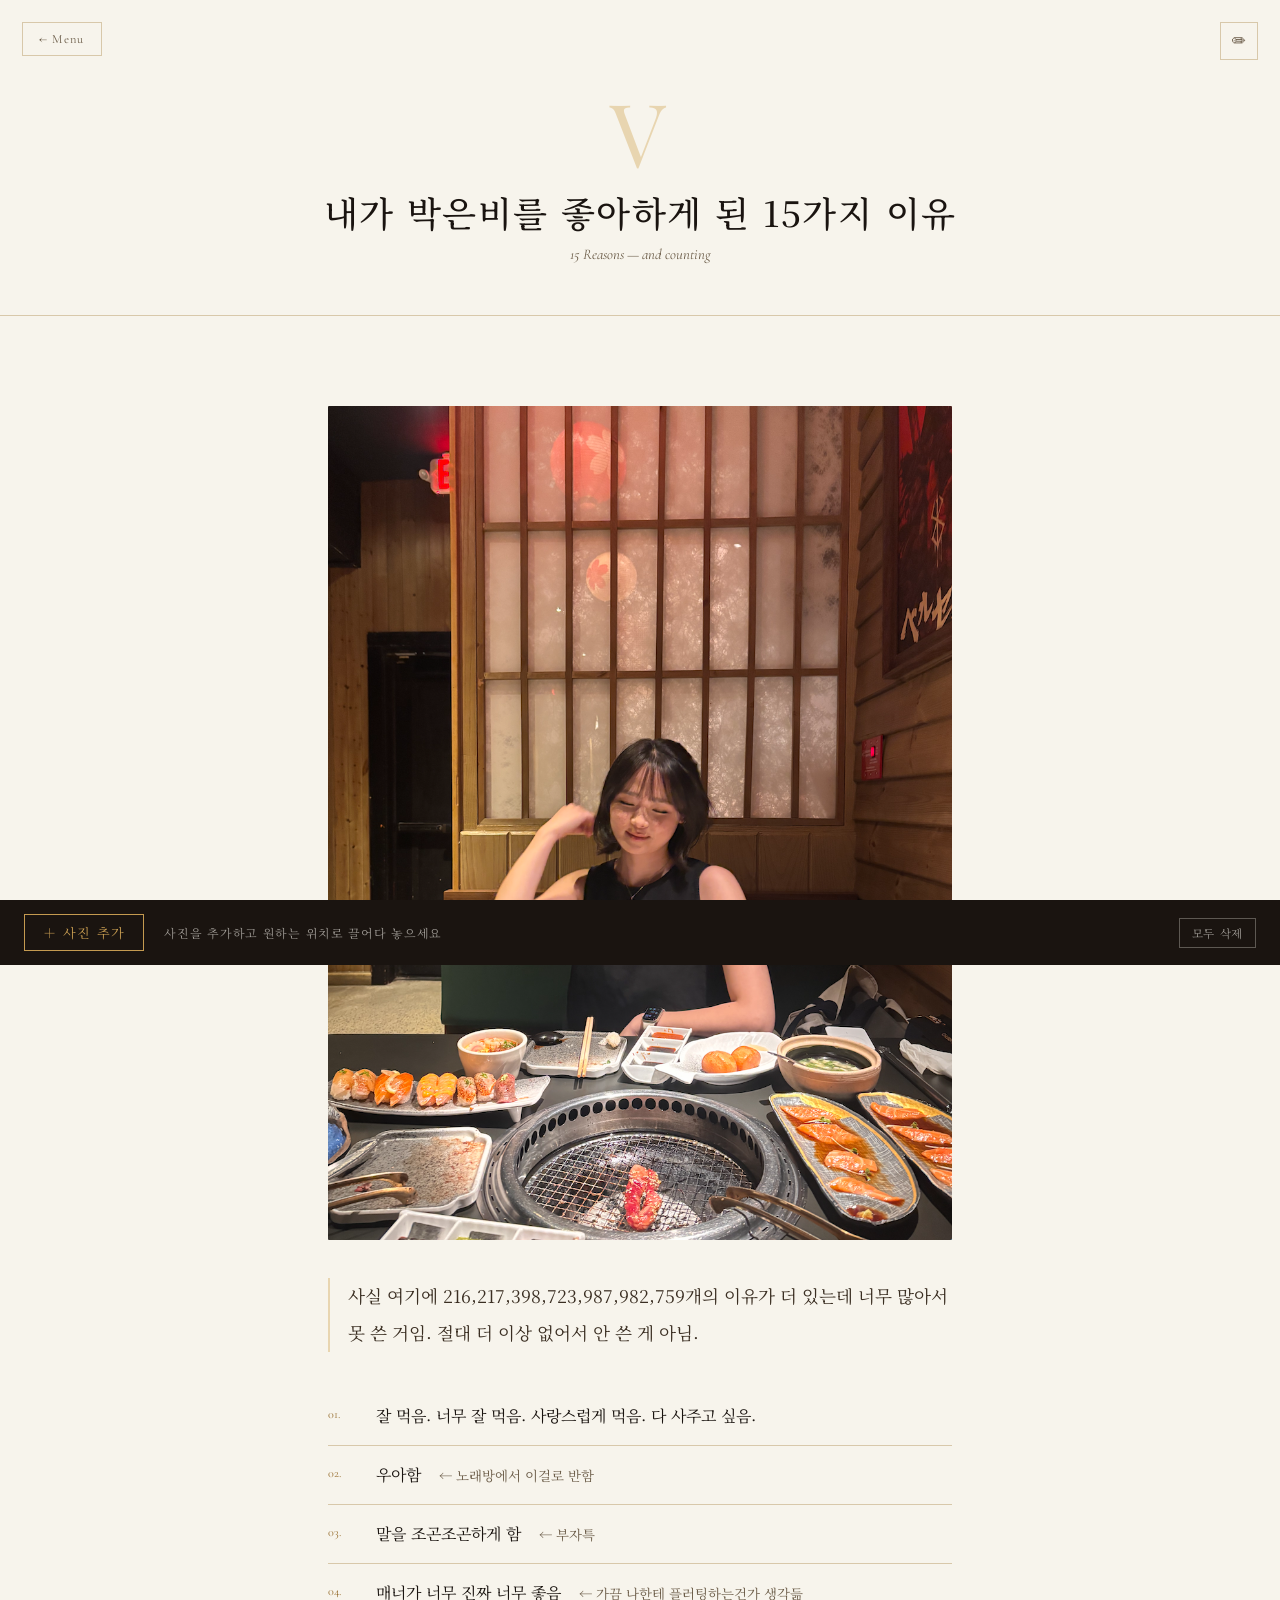
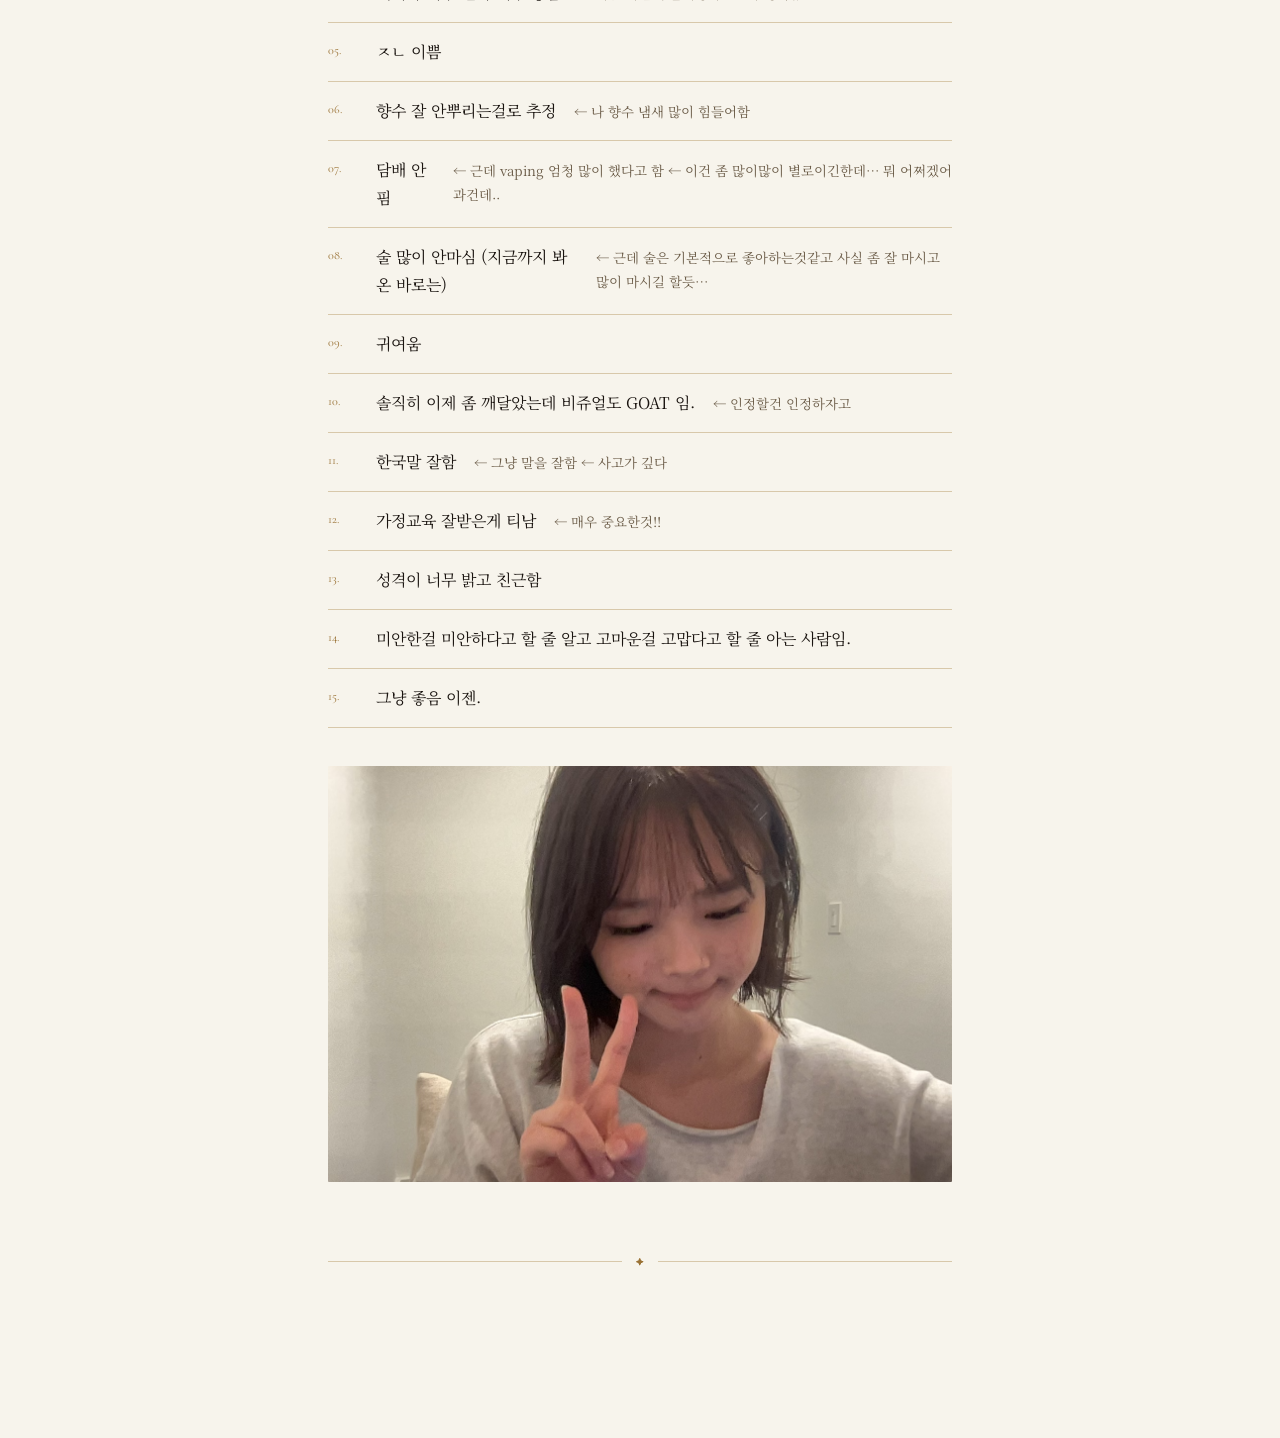
<file: chapters/ch5.html>
<!DOCTYPE html>
<html lang="ko">
<head>
  <meta charset="UTF-8">
  <meta name="viewport" content="width=device-width, initial-scale=1.0, maximum-scale=1.0">
  <title>V. 15가지 이유 — 구네식당</title>
  <link rel="preconnect" href="https://fonts.googleapis.com">
  <link rel="preconnect" href="https://fonts.gstatic.com" crossorigin>
  <link href="https://fonts.googleapis.com/css2?family=Playfair+Display:ital,wght@0,400;0,500;0,600;0,700;1,400;1,500&family=Cormorant+Garamond:ital,wght@0,300;0,400;0,500;0,600;1,300;1,400;1,500&family=Noto+Serif+KR:wght@300;400;500;600&display=swap" rel="stylesheet">
  <link rel="stylesheet" href="../css/style.css">
</head>
<body data-chapter="5" data-total="10">

  <div id="page-transition" class="active"></div>
  <div id="reading-progress" class="reading-progress"></div>
  <a class="chapter-back" href="../index.html">← Menu</a>
  <button id="edit-toggle" class="edit-toggle-btn" title="편집 모드">✏</button>

  <header class="chapter-hero">
    <span class="chapter-numeral">V</span>
    <h1 class="chapter-title">내가 박은비를 좋아하게 된 15가지 이유</h1>
    <p class="chapter-subtitle">15 Reasons — and counting</p>
  </header>

  <div id="sticker-layer" class="sticker-layer"></div>

  <main class="chapter-content">

    <figure class="chapter-image animate-in">
      <img src="../images/ch5-together.jpg" alt="" onerror="this.closest('figure').classList.add('no-img')">
      <div class="img-placeholder">
        <div class="img-placeholder-icon"><svg width="36" height="36" viewBox="0 0 24 24" fill="none" stroke="currentColor" stroke-width="1.2" stroke-linecap="round" stroke-linejoin="round"><rect x="3" y="3" width="18" height="18" rx="2"/><circle cx="8.5" cy="8.5" r="1.5"/><polyline points="21 15 16 10 5 21"/></svg></div>
        <span class="img-placeholder-note">우리의 기억</span>
        <code>images/ch5-together.jpg</code>
      </div>
    </figure>

    <p class="animate-in opening">사실 여기에 216,217,398,723,987,982,759개의 이유가 더 있는데 너무 많아서 못 쓴 거임. 절대 더 이상 없어서 안 쓴 게 아님.</p>

    <ol class="reasons-list">
      <li class="animate-in">잘 먹음. 너무 잘 먹음. 사랑스럽게 먹음. 다 사주고 싶음.</li>
      <li class="animate-in">우아함 <span class="reason-note">← 노래방에서 이걸로 반함</span></li>
      <li class="animate-in">말을 조곤조곤하게 함 <span class="reason-note">← 부자특</span></li>
      <li class="animate-in">매너가 너무 진짜 너무 좋음 <span class="reason-note">← 가끔 나한테 플러팅하는건가 생각듦</span></li>
      <li class="animate-in">ㅈㄴ 이쁨</li>
      <li class="animate-in">향수 잘 안뿌리는걸로 추정 <span class="reason-note">← 나 향수 냄새 많이 힘들어함</span></li>
      <li class="animate-in">담배 안핌 <span class="reason-note">← 근데 vaping 엄청 많이 했다고 함 ← 이건 좀 많이많이 별로이긴한데… 뭐 어쩌겠어 과건데..</span></li>
      <li class="animate-in">술 많이 안마심 (지금까지 봐온 바로는) <span class="reason-note">← 근데 술은 기본적으로 좋아하는것같고 사실 좀 잘 마시고 많이 마시길 할듯…</span></li>
      <li class="animate-in">귀여움</li>
      <li class="animate-in">솔직히 이제 좀 깨달았는데 비쥬얼도 GOAT 임. <span class="reason-note">← 인정할건 인정하자고</span></li>
      <li class="animate-in">한국말 잘함 <span class="reason-note">← 그냥 말을 잘함 ← 사고가 깊다</span></li>
      <li class="animate-in">가정교육 잘받은게 티남 <span class="reason-note">← 매우 중요한것!!</span></li>
      <li class="animate-in">성격이 너무 밝고 친근함</li>
      <li class="animate-in">미안한걸 미안하다고 할 줄 알고 고마운걸 고맙다고 할 줄 아는 사람임.</li>
      <li class="animate-in">그냥 좋음 이젠.</li>
    </ol>

    <figure class="chapter-image animate-in">
      <img src="../images/ch5-end.jpg" alt="" onerror="this.closest('figure').classList.add('no-img')">
      <div class="img-placeholder">
        <div class="img-placeholder-icon"><svg width="36" height="36" viewBox="0 0 24 24" fill="none" stroke="currentColor" stroke-width="1.2" stroke-linecap="round" stroke-linejoin="round"><rect x="3" y="3" width="18" height="18" rx="2"/><circle cx="8.5" cy="8.5" r="1.5"/><polyline points="21 15 16 10 5 21"/></svg></div>
        <span class="img-placeholder-note">은비</span>
        <code>images/ch5-end.jpg</code>
      </div>
    </figure>

  </main>

  <footer class="chapter-footer">
    <div class="chapter-footer-divider"><span>✦</span></div>
    <div class="complete-btn-wrap" id="complete-btn-wrap">
      <button class="complete-btn" id="complete-btn"><span>다음 코스 열기 — VI</span></button>
      <p class="complete-btn-hint">읽고 나면 다음 코스가 열려요</p>
    </div>
  </footer>

  <div id="edit-panel" class="edit-panel">
    <label class="edit-upload-label">
      <input type="file" id="sticker-upload" accept=".jpg,.jpeg,.png,.heic,.heif,image/*" multiple>
      <span class="edit-upload-btn">＋ 사진 추가</span>
    </label>
    <span class="edit-panel-hint">사진을 추가하고 원하는 위치로 끌어다 놓으세요</span>
    <button id="edit-clear-btn" class="edit-clear-btn">모두 삭제</button>
  </div>

  <div id="music-player-root"></div>

  <script src="../js/chapter.js"></script>
</body>
</html>
</file>
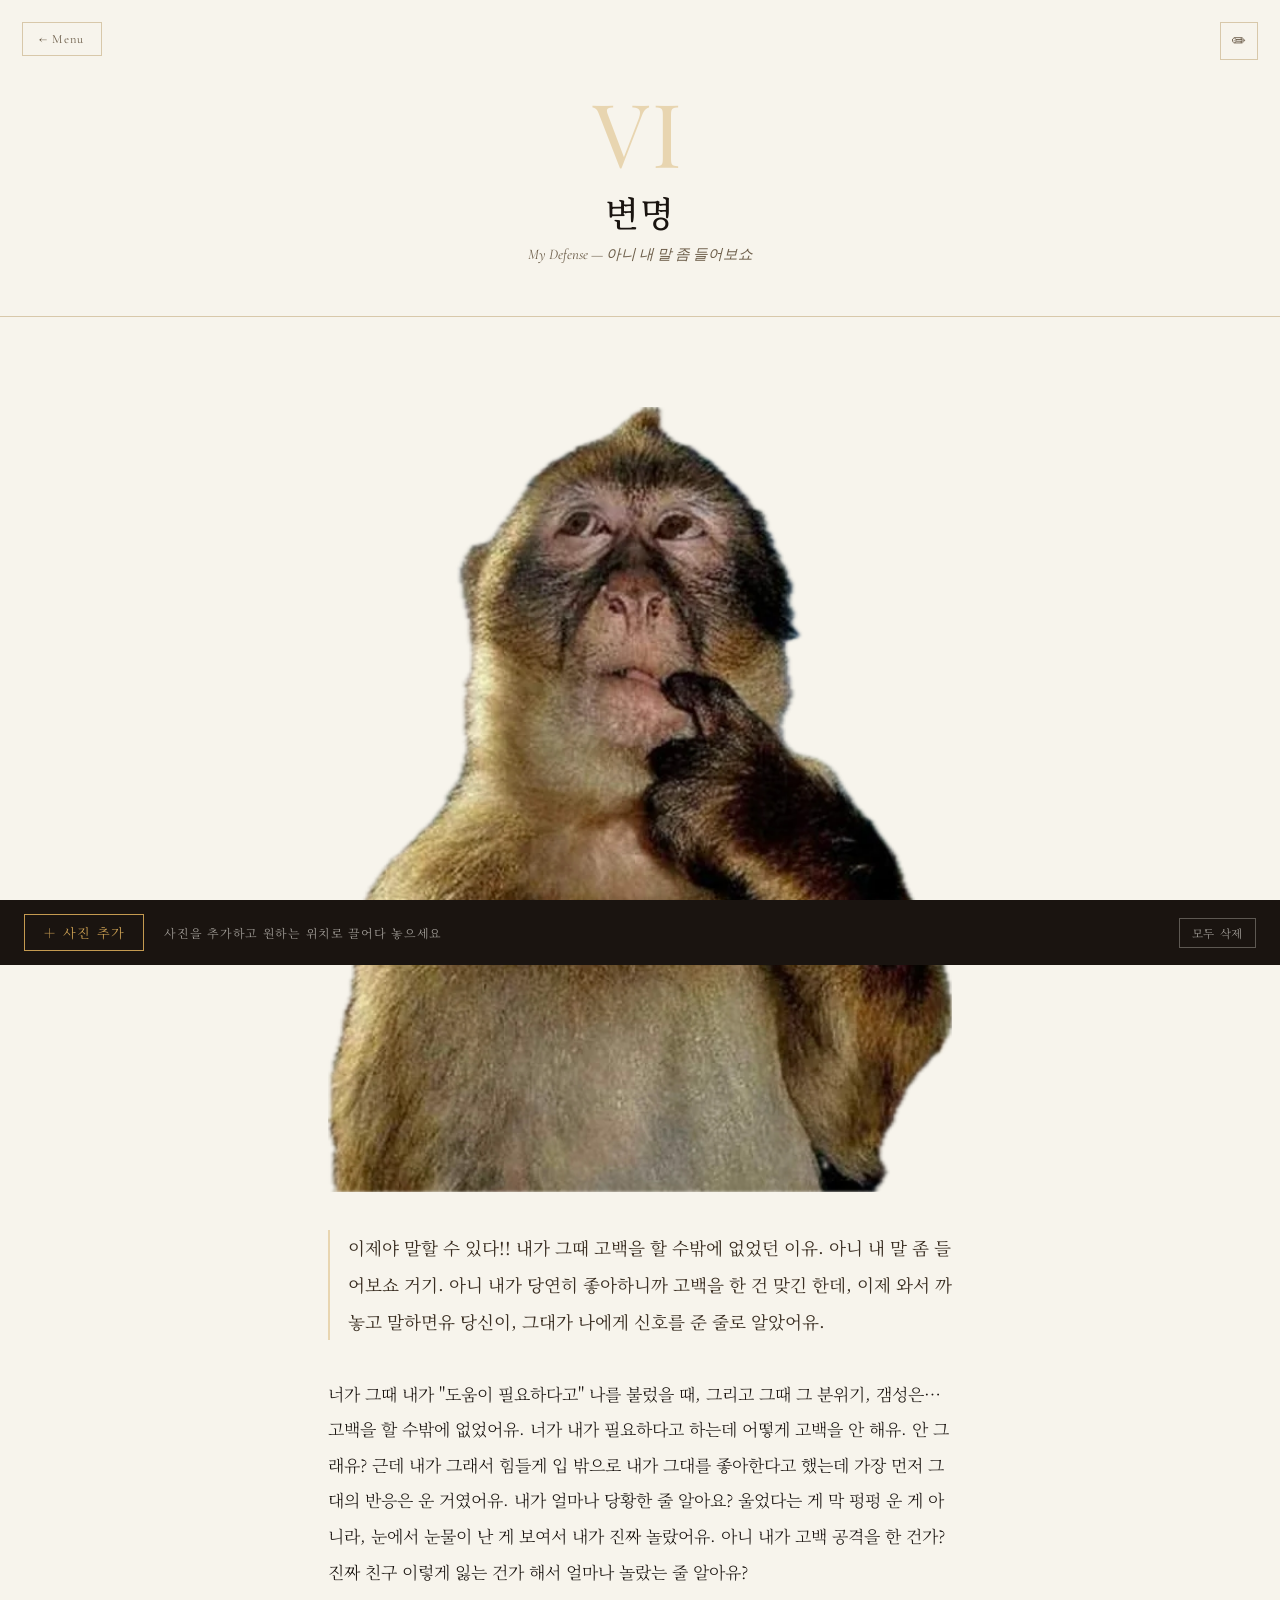
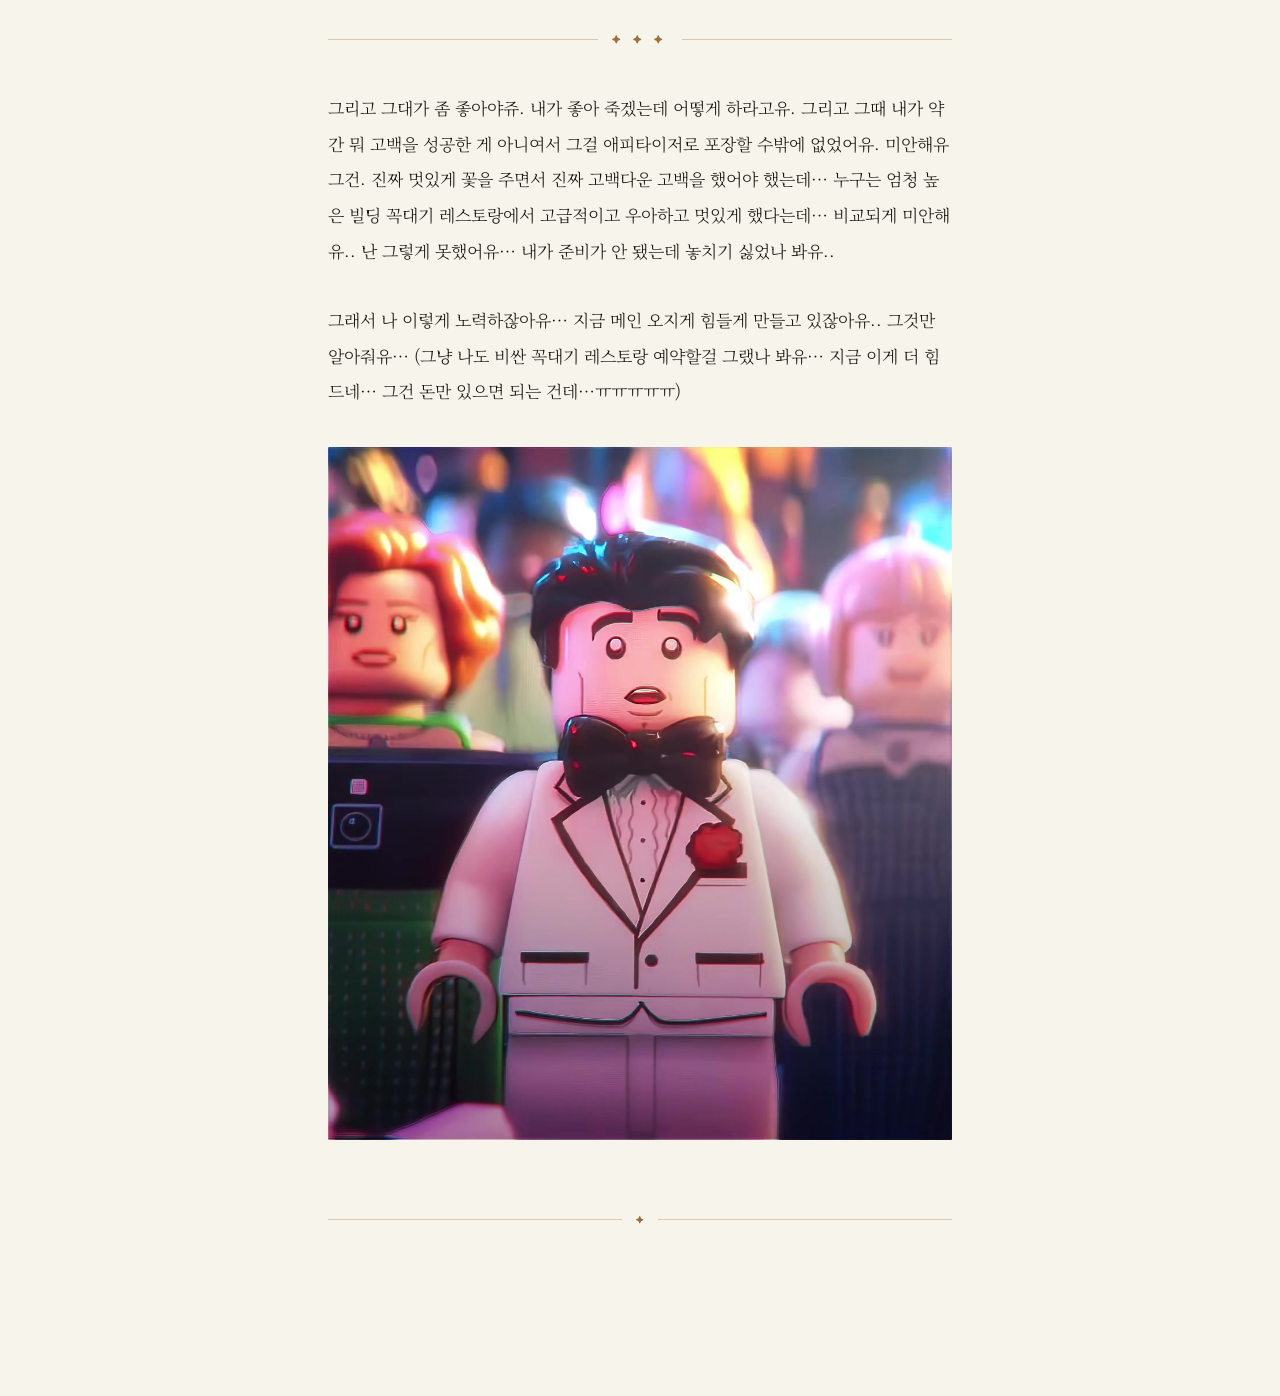
<file: chapters/ch6.html>
<!DOCTYPE html>
<html lang="ko">
<head>
  <meta charset="UTF-8">
  <meta name="viewport" content="width=device-width, initial-scale=1.0, maximum-scale=1.0">
  <title>VI. 변명 — 구네식당</title>
  <link rel="preconnect" href="https://fonts.googleapis.com">
  <link rel="preconnect" href="https://fonts.gstatic.com" crossorigin>
  <link href="https://fonts.googleapis.com/css2?family=Playfair+Display:ital,wght@0,400;0,500;0,600;0,700;1,400;1,500&family=Cormorant+Garamond:ital,wght@0,300;0,400;0,500;0,600;1,300;1,400;1,500&family=Noto+Serif+KR:wght@300;400;500;600&display=swap" rel="stylesheet">
  <link rel="stylesheet" href="../css/style.css">
</head>
<body data-chapter="6" data-total="10">

  <div id="page-transition" class="active"></div>
  <div id="reading-progress" class="reading-progress"></div>
  <a class="chapter-back" href="../index.html">← Menu</a>
  <button id="edit-toggle" class="edit-toggle-btn" title="편집 모드">✏</button>

  <header class="chapter-hero">
    <span class="chapter-numeral">VI</span>
    <h1 class="chapter-title">변명</h1>
    <p class="chapter-subtitle">My Defense — 아니 내 말 좀 들어보쇼</p>
  </header>

  <div id="sticker-layer" class="sticker-layer"></div>

  <main class="chapter-content">

    <figure class="chapter-image animate-in">
      <img src="../images/ch6-start.jpg" alt="" onerror="this.closest('figure').classList.add('no-img')">
      <div class="img-placeholder">
        <div class="img-placeholder-icon"><svg width="36" height="36" viewBox="0 0 24 24" fill="none" stroke="currentColor" stroke-width="1.2" stroke-linecap="round" stroke-linejoin="round"><rect x="3" y="3" width="18" height="18" rx="2"/><circle cx="8.5" cy="8.5" r="1.5"/><polyline points="21 15 16 10 5 21"/></svg></div>
        <span class="img-placeholder-note">그 날의 기억</span>
        <code>images/ch6-start.jpg</code>
      </div>
    </figure>

    <p class="animate-in opening">이제야 말할 수 있다!! 내가 그때 고백을 할 수밖에 없었던 이유. 아니 내 말 좀 들어보쇼 거기. 아니 내가 당연히 좋아하니까 고백을 한 건 맞긴 한데, 이제 와서 까놓고 말하면유 당신이, 그대가 나에게 신호를 준 줄로 알았어유.</p>

    <p class="animate-in">너가 그때 내가 "도움이 필요하다고" 나를 불렀을 때, 그리고 그때 그 분위기, 갬성은… 고백을 할 수밖에 없었어유. 너가 내가 필요하다고 하는데 어떻게 고백을 안 해유. 안 그래유? 근데 내가 그래서 힘들게 입 밖으로 내가 그대를 좋아한다고 했는데 가장 먼저 그대의 반응은 운 거였어유. 내가 얼마나 당황한 줄 알아요? 울었다는 게 막 펑펑 운 게 아니라, 눈에서 눈물이 난 게 보여서 내가 진짜 놀랐어유. 아니 내가 고백 공격을 한 건가? 진짜 친구 이렇게 잃는 건가 해서 얼마나 놀랐는 줄 알아유?</p>

    <div class="chapter-section-break animate-in"><span>✦ ✦ ✦</span></div>

    <p class="animate-in">그리고 그대가 좀 좋아야쥬. 내가 좋아 죽겠는데 어떻게 하라고유. 그리고 그때 내가 약간 뭐 고백을 성공한 게 아니여서 그걸 애피타이저로 포장할 수밖에 없었어유. 미안해유 그건. 진짜 멋있게 꽃을 주면서 진짜 고백다운 고백을 했어야 했는데… 누구는 엄청 높은 빌딩 꼭대기 레스토랑에서 고급적이고 우아하고 멋있게 했다는데… 비교되게 미안해유.. 난 그렇게 못했어유… 내가 준비가 안 됐는데 놓치기 싫었나 봐유..</p>

    <p class="animate-in">그래서 나 이렇게 노력하잖아유… 지금 메인 오지게 힘들게 만들고 있잖아유.. 그것만 알아줘유… (그냥 나도 비싼 꼭대기 레스토랑 예약할걸 그랬나 봐유… 지금 이게 더 힘드네… 그건 돈만 있으면 되는 건데…ㅠㅠㅠㅠㅠ)</p>

    <figure class="chapter-image animate-in">
      <img src="../images/ch6-end.jpg" alt="" onerror="this.closest('figure').classList.add('no-img')">
      <div class="img-placeholder">
        <div class="img-placeholder-icon"><svg width="36" height="36" viewBox="0 0 24 24" fill="none" stroke="currentColor" stroke-width="1.2" stroke-linecap="round" stroke-linejoin="round"><rect x="3" y="3" width="18" height="18" rx="2"/><circle cx="8.5" cy="8.5" r="1.5"/><polyline points="21 15 16 10 5 21"/></svg></div>
        <span class="img-placeholder-note">은비</span>
        <code>images/ch6-end.jpg</code>
      </div>
    </figure>

  </main>

  <footer class="chapter-footer">
    <div class="chapter-footer-divider"><span>✦</span></div>
    <div class="complete-btn-wrap" id="complete-btn-wrap">
      <button class="complete-btn" id="complete-btn"><span>다음 코스 열기 — VII</span></button>
      <p class="complete-btn-hint">읽고 나면 다음 코스가 열려요</p>
    </div>
  </footer>

  <div id="edit-panel" class="edit-panel">
    <label class="edit-upload-label">
      <input type="file" id="sticker-upload" accept=".jpg,.jpeg,.png,.heic,.heif,image/*" multiple>
      <span class="edit-upload-btn">＋ 사진 추가</span>
    </label>
    <span class="edit-panel-hint">사진을 추가하고 원하는 위치로 끌어다 놓으세요</span>
    <button id="edit-clear-btn" class="edit-clear-btn">모두 삭제</button>
  </div>

  <div id="music-player-root"></div>

  <script src="../js/chapter.js"></script>
</body>
</html>
</file>
<file: css/style.css>
/* ━━━━━━━━━━━━━━━━━━━━━━━━━━━━━━━━━━━━━━
   VARIABLES & RESET
━━━━━━━━━━━━━━━━━━━━━━━━━━━━━━━━━━━━━━ */
:root {
  --bg:          #f7f4ec;
  --bg-deep:     #ede8da;
  --gold:        #9a7235;
  --gold-light:  #c49a50;
  --gold-pale:   #e8d5b0;
  --text:        #1a1410;
  --text-mid:    #3a2e22;
  --text-muted:  #6b5c48;
  --border:      #c4b090;
  --border-light:#d8c8aa;
  --locked-text: #b0a090;
  --locked-border:#ddd0bb;

  --font-serif-en: 'Playfair Display', 'Georgia', serif;
  --font-body-en:  'Cormorant Garamond', 'Georgia', serif;
  --font-ko:       'Noto Serif KR', 'Malgun Gothic', serif;

  --transition:      0.4s cubic-bezier(0.25, 0.46, 0.45, 0.94);
  --transition-fast: 0.2s ease;
}

*, *::before, *::after { box-sizing: border-box; margin: 0; padding: 0; }

html { scroll-behavior: smooth; }

body {
  background: var(--bg);
  color: var(--text);
  font-family: var(--font-ko);
  -webkit-font-smoothing: antialiased;
  -moz-osx-font-smoothing: grayscale;
  overflow-x: hidden;
  position: relative;
}

img { max-width: 100%; display: block; }
a { text-decoration: none; color: inherit; }

/* ━━━━━━━━━━━━━━━━━━━━━━━━━━━━━━━━━━━━━━
   PAGE TRANSITION
━━━━━━━━━━━━━━━━━━━━━━━━━━━━━━━━━━━━━━ */
#page-transition {
  position: fixed;
  inset: 0;
  background: var(--bg);
  z-index: 9000;
  pointer-events: none;
  opacity: 0;
  transition: opacity 0.3s ease;
}
#page-transition.active {
  opacity: 1;
  pointer-events: all;
}

/* ━━━━━━━━━━━━━━━━━━━━━━━━━━━━━━━━━━━━━━
   SCROLL ANIMATIONS
━━━━━━━━━━━━━━━━━━━━━━━━━━━━━━━━━━━━━━ */
.animate-in {
  opacity: 0;
  transform: translateY(20px);
  transition: opacity 0.75s ease, transform 0.75s ease;
}
.animate-in.visible {
  opacity: 1;
  transform: translateY(0);
}

/* ━━━━━━━━━━━━━━━━━━━━━━━━━━━━━━━━━━━━━━
   MENU PAGE
━━━━━━━━━━━━━━━━━━━━━━━━━━━━━━━━━━━━━━ */
.menu-page {
  min-height: 100vh;
  display: flex;
  flex-direction: column;
  align-items: center;
  padding: 56px 28px 80px;
}

.menu-inner {
  width: 100%;
  max-width: 620px;
}

/* HEADER */
.menu-header {
  text-align: center;
  margin-bottom: 44px;
  opacity: 0;
  animation: fadeUp 0.9s ease 0.1s forwards;
}

.menu-ornament {
  display: flex;
  align-items: center;
  gap: 14px;
  justify-content: center;
  margin-bottom: 26px;
}
.menu-ornament-line {
  height: 1px;
  width: 60px;
  background: linear-gradient(to right, transparent, var(--border));
}
.menu-ornament-line.right {
  background: linear-gradient(to left, transparent, var(--border));
}
.menu-ornament-symbol {
  color: var(--gold);
  font-size: 12px;
  letter-spacing: 4px;
}

.restaurant-name {
  font-family: var(--font-serif-en);
  font-size: clamp(2.6rem, 7vw, 4rem);
  font-weight: 500;
  letter-spacing: 0.02em;
  line-height: 1.05;
  color: var(--text);
}

.restaurant-name-ko {
  font-family: var(--font-ko);
  font-size: 0.8rem;
  font-weight: 300;
  letter-spacing: 0.35em;
  color: var(--text-muted);
  margin-top: 6px;
  margin-bottom: 24px;
}

.menu-divider {
  width: 100%;
  height: 1px;
  background: var(--border);
  margin: 18px 0;
  position: relative;
}
.menu-divider::before {
  content: '◆';
  position: absolute;
  left: 50%;
  top: 50%;
  transform: translate(-50%, -50%);
  background: var(--bg);
  padding: 0 10px;
  font-size: 7px;
  color: var(--gold);
}

/* CHEF'S NOTE */
.chef-note {
  border: 1px solid var(--border-light);
  background: color-mix(in srgb, var(--bg-deep) 50%, var(--bg));
  padding: 28px 32px;
  margin-bottom: 44px;
  text-align: left;
  opacity: 0;
  animation: fadeUp 0.8s ease 0.25s forwards;
  position: relative;
}

.chef-note-label {
  font-family: var(--font-body-en);
  font-size: 0.72rem;
  letter-spacing: 0.22em;
  text-transform: uppercase;
  color: var(--gold);
  margin-bottom: 14px;
  display: flex;
  align-items: center;
  gap: 10px;
}
.chef-note-label::after {
  content: '';
  flex: 1;
  height: 1px;
  background: var(--border-light);
}

.chef-note p {
  font-family: var(--font-ko);
  font-size: 0.88rem;
  font-weight: 300;
  line-height: 1.95;
  color: var(--text-mid);
  margin-bottom: 1.2em;
}
.chef-note p:last-child { margin-bottom: 0; }

.chef-note-announcement {
  font-weight: 400 !important;
  color: var(--text) !important;
}

.chef-note-sig {
  margin-top: 16px;
  padding-top: 14px;
  border-top: 1px solid var(--border-light);
  font-family: var(--font-body-en);
  font-style: italic;
  font-size: 0.8rem;
  color: var(--text-muted);
  text-align: right;
}

/* SECTION LABEL */
.menu-section-label {
  font-family: var(--font-body-en);
  font-size: 0.68rem;
  letter-spacing: 0.32em;
  text-transform: uppercase;
  color: var(--text-muted);
  text-align: center;
  margin-bottom: 10px;
  opacity: 0;
  animation: fadeUp 0.7s ease 0.4s forwards;
}

/* MENU LIST */
.menu-list {
  list-style: none;
  border-top: 1px solid var(--border);
  opacity: 0;
  animation: fadeUp 0.8s ease 0.45s forwards;
}

.menu-item {
  border-bottom: 1px solid var(--border-light);
  position: relative;
  overflow: hidden;
}
.menu-item::before {
  content: '';
  position: absolute;
  bottom: 0;
  left: 50%;
  transform: translateX(-50%);
  width: 0;
  height: 1px;
  background: var(--gold);
  transition: width 0.4s ease;
}

.menu-item.unlocked:hover::before,
.menu-item.completed:hover::before {
  width: 100%;
}

.menu-item-btn {
  display: block;
  width: 100%;
  background: none;
  border: none;
  cursor: pointer;
  text-align: center;
  padding: 26px 20px;
  font-family: inherit;
  transition: background var(--transition-fast);
}
.menu-item.unlocked .menu-item-btn:hover {
  background: color-mix(in srgb, var(--gold-pale) 18%, transparent);
}
.menu-item.completed .menu-item-btn:hover {
  background: color-mix(in srgb, var(--gold-pale) 12%, transparent);
}

.menu-item-numeral {
  display: block;
  font-family: var(--font-serif-en);
  font-size: 0.65rem;
  font-weight: 400;
  letter-spacing: 0.28em;
  color: var(--gold);
  margin-bottom: 7px;
}

.menu-item-title {
  display: block;
  font-family: var(--font-ko);
  font-size: 1.1rem;
  font-weight: 500;
  color: var(--text);
  margin-bottom: 5px;
  transition: color var(--transition-fast);
}

.menu-item-desc {
  display: block;
  font-family: var(--font-body-en);
  font-style: italic;
  font-size: 0.8rem;
  color: var(--text-muted);
  margin-bottom: 8px;
  transition: color var(--transition-fast);
}

.menu-item-price {
  display: block;
  font-family: var(--font-ko);
  font-size: 0.75rem;
  font-weight: 300;
  color: var(--gold);
  letter-spacing: 0.06em;
}

/* States */
.menu-item.unlocked .menu-item-btn:hover .menu-item-title { color: var(--gold); }
.menu-item.unlocked .menu-item-btn:hover .menu-item-desc  { color: var(--gold-light); }

.menu-item.completed .menu-item-numeral::after { content: ' ✓'; }
.menu-item.completed .menu-item-title { color: var(--text-mid); }

.menu-item.locked .menu-item-btn { cursor: default; }
.menu-item.locked .menu-item-numeral { color: var(--locked-text); }
.menu-item.locked .menu-item-title  { color: var(--locked-text); }
.menu-item.locked .menu-item-desc   { color: var(--locked-text); opacity: 0.7; }
.menu-item.locked .menu-item-price  { color: var(--locked-text); opacity: 0.5; }

.menu-item.secret .menu-item-btn { cursor: default; }
.menu-item.secret .menu-item-title { font-style: italic; color: var(--locked-text); }
.menu-item.secret .menu-item-numeral { color: var(--locked-text); }
.menu-item.secret .menu-item-price { color: var(--locked-text); opacity: 0.5; }

@keyframes unlockFlash {
  0%   { background: transparent; }
  35%  { background: color-mix(in srgb, var(--gold-pale) 45%, transparent); }
  100% { background: transparent; }
}
.menu-item.just-unlocked { animation: unlockFlash 1.4s ease forwards; }

/* MENU FOOTER */
.menu-footer {
  text-align: center;
  margin-top: 48px;
  opacity: 0;
  animation: fadeUp 0.7s ease 0.65s forwards;
}
.menu-footer-quote {
  font-family: var(--font-body-en);
  font-style: italic;
  font-size: 0.88rem;
  color: var(--text-muted);
  line-height: 1.8;
}
.menu-footer-from {
  font-family: var(--font-ko);
  font-size: 0.75rem;
  color: var(--text-muted);
  letter-spacing: 0.15em;
  margin-top: 12px;
}

/* ━━━━━━━━━━━━━━━━━━━━━━━━━━━━━━━━━━━━━━
   CHAPTER PAGE
━━━━━━━━━━━━━━━━━━━━━━━━━━━━━━━━━━━━━━ */
.reading-progress {
  position: fixed;
  top: 0; left: 0;
  height: 2px;
  width: 0%;
  background: linear-gradient(to right, var(--gold), var(--gold-light));
  z-index: 200;
  transition: width 0.12s linear;
}

.chapter-back {
  position: fixed;
  top: 22px; left: 22px;
  z-index: 150;
  background: color-mix(in srgb, var(--bg) 92%, transparent);
  backdrop-filter: blur(6px);
  border: 1px solid var(--border-light);
  color: var(--text-muted);
  font-family: var(--font-body-en);
  font-size: 0.78rem;
  letter-spacing: 0.1em;
  padding: 8px 16px;
  cursor: pointer;
  transition: all var(--transition-fast);
  display: inline-flex;
  align-items: center;
  gap: 6px;
}
.chapter-back:hover {
  border-color: var(--gold);
  color: var(--gold);
}

/* Edit toggle button */
.edit-toggle-btn {
  position: fixed;
  top: 22px; right: 22px;
  z-index: 150;
  background: color-mix(in srgb, var(--bg) 92%, transparent);
  backdrop-filter: blur(6px);
  border: 1px solid var(--border-light);
  color: var(--text-muted);
  width: 38px; height: 38px;
  cursor: pointer;
  display: flex; align-items: center; justify-content: center;
  transition: all var(--transition-fast);
  font-size: 14px;
}
.edit-toggle-btn:hover,
.edit-toggle-btn.active {
  border-color: var(--gold);
  color: var(--gold);
  background: color-mix(in srgb, var(--gold-pale) 30%, var(--bg));
}
.edit-toggle-btn.active {
  background: var(--gold);
  color: var(--bg);
  border-color: var(--gold);
}

/* CHAPTER HERO */
.chapter-hero {
  padding: 88px 28px 52px;
  text-align: center;
  border-bottom: 1px solid var(--border-light);
}

.chapter-numeral {
  display: block;
  font-family: var(--font-serif-en);
  font-size: clamp(3.5rem, 10vw, 5.5rem);
  font-weight: 400;
  color: var(--gold-pale);
  line-height: 1;
  letter-spacing: 0.05em;
  margin-bottom: 10px;
}
.chapter-title {
  font-family: var(--font-ko);
  font-size: clamp(1.55rem, 4.5vw, 2.2rem);
  font-weight: 500;
  color: var(--text);
  letter-spacing: 0.04em;
  margin-bottom: 8px;
}
.chapter-subtitle {
  font-family: var(--font-body-en);
  font-style: italic;
  font-size: 0.92rem;
  color: var(--text-muted);
}

/* CHAPTER CONTENT */
.chapter-content {
  max-width: 680px;
  margin: 0 auto;
  padding: 52px 28px 36px;
}

.chapter-content p {
  font-family: var(--font-ko);
  font-size: clamp(0.97rem, 2.3vw, 1.06rem);
  font-weight: 300;
  line-height: 2.1;
  color: var(--text);
  margin-bottom: 2em;
}
.chapter-content p.opening {
  font-size: clamp(1rem, 2.5vw, 1.1rem);
  font-weight: 400;
  border-left: 2px solid var(--gold-pale);
  padding-left: 18px;
  color: var(--text-mid);
}

.chapter-section-break {
  display: flex;
  align-items: center;
  gap: 14px;
  margin: 44px 0;
}
.chapter-section-break::before,
.chapter-section-break::after {
  content: '';
  flex: 1;
  height: 1px;
  background: var(--border-light);
}
.chapter-section-break span {
  color: var(--gold);
  font-size: 9px;
  letter-spacing: 5px;
}

/* IMAGE PLACEHOLDERS */
.chapter-image {
  margin: 38px 0;
  position: relative;
}
.chapter-image img {
  width: 100%;
  border-radius: 1px;
  display: block;
}
.chapter-image .img-placeholder { display: none; }

.chapter-image.no-img img { display: none; }
.chapter-image.no-img .img-placeholder {
  display: flex;
  flex-direction: column;
  align-items: center;
  justify-content: center;
  gap: 10px;
  padding: 44px 24px;
  border: 1px dashed var(--border);
  background: color-mix(in srgb, var(--bg-deep) 50%, transparent);
  color: var(--text-muted);
  min-height: 180px;
}
.img-placeholder-icon { color: var(--border); }
.img-placeholder-note {
  font-family: var(--font-ko);
  font-size: 0.8rem;
  color: var(--text-muted);
}
.img-placeholder code {
  font-family: 'Courier New', monospace;
  font-size: 0.7rem;
  color: var(--locked-text);
  background: var(--bg-deep);
  padding: 2px 6px;
}
.chapter-image figcaption {
  text-align: center;
  font-family: var(--font-body-en);
  font-style: italic;
  font-size: 0.8rem;
  color: var(--text-muted);
  margin-top: 8px;
}

/* HIGHLIGHT BOX */
.highlight-box {
  background: color-mix(in srgb, var(--gold-pale) 28%, var(--bg));
  border: 1px solid var(--gold-pale);
  padding: 24px 28px;
  margin: 34px 0;
  text-align: center;
}
.highlight-box p {
  font-family: var(--font-ko) !important;
  font-size: clamp(0.98rem, 2.3vw, 1.08rem) !important;
  font-weight: 500 !important;
  color: var(--text-mid) !important;
  line-height: 1.85 !important;
  margin-bottom: 0 !important;
}

/* REASONS LIST */
.reasons-list {
  list-style: none;
  counter-reset: reasons;
  margin: 28px 0;
}
.reasons-list li {
  counter-increment: reasons;
  display: flex;
  gap: 18px;
  align-items: flex-start;
  padding: 15px 0;
  border-bottom: 1px solid var(--border-light);
  font-family: var(--font-ko);
  font-size: clamp(0.9rem, 2vw, 1rem);
  line-height: 1.75;
  color: var(--text);
  opacity: 0;
  transform: translateX(-10px);
  transition: opacity 0.5s ease, transform 0.5s ease;
}
.reasons-list li.visible { opacity: 1; transform: translateX(0); }
.reasons-list li::before {
  content: counter(reasons, decimal-leading-zero) '.';
  font-family: var(--font-body-en);
  font-size: 0.76rem;
  color: var(--gold);
  min-width: 30px;
  padding-top: 2px;
  flex-shrink: 0;
}
.reason-note {
  font-size: 0.84em;
  color: var(--text-muted);
  display: block;
  margin-top: 3px;
}

/* BLOCKQUOTE */
.letter-quote {
  margin: 36px 0;
  padding: 26px 30px;
  border-left: 2px solid var(--gold);
  background: color-mix(in srgb, var(--gold-pale) 20%, transparent);
}
.letter-quote p {
  font-family: var(--font-body-en) !important;
  font-style: italic !important;
  font-size: clamp(1.05rem, 2.2vw, 1.28rem) !important;
  line-height: 2 !important;
  color: var(--text-mid) !important;
  margin-bottom: 0 !important;
}

/* COMPLETION FOOTER */
.chapter-footer {
  max-width: 680px;
  margin: 0 auto;
  padding: 0 28px 48px;
}
.chapter-footer-divider {
  display: flex; align-items: center; gap: 14px; margin-bottom: 44px;
}
.chapter-footer-divider::before,
.chapter-footer-divider::after {
  content: ''; flex: 1; height: 1px; background: var(--border-light);
}
.chapter-footer-divider span { font-size: 8px; color: var(--gold); }

.complete-btn-wrap {
  text-align: center;
  opacity: 0;
  transform: translateY(14px);
  transition: opacity 0.6s ease, transform 0.6s ease;
}
.complete-btn-wrap.visible { opacity: 1; transform: translateY(0); }

.complete-btn {
  display: inline-flex;
  align-items: center;
  gap: 10px;
  background: none;
  border: 1px solid var(--gold);
  color: var(--gold);
  font-family: var(--font-ko);
  font-size: 0.88rem;
  letter-spacing: 0.14em;
  padding: 14px 36px;
  cursor: pointer;
  position: relative;
  overflow: hidden;
  transition: color 0.32s ease;
}
.complete-btn::before {
  content: '';
  position: absolute; inset: 0;
  background: var(--gold);
  transform: translateX(-100%);
  transition: transform 0.32s ease;
  z-index: 0;
}
.complete-btn:hover::before { transform: translateX(0); }
.complete-btn:hover { color: var(--bg); }
.complete-btn span { position: relative; z-index: 1; }
.complete-btn.last-chapter { border-color: var(--text); color: var(--text); }
.complete-btn.last-chapter::before { background: var(--text); }

.complete-btn-hint {
  font-family: var(--font-body-en);
  font-style: italic;
  font-size: 0.76rem;
  color: var(--text-muted);
  margin-top: 12px;
}

/* UNLOCK TOAST */
.unlock-toast {
  position: fixed;
  bottom: 36px; left: 50%;
  transform: translateX(-50%) translateY(16px);
  z-index: 500;
  opacity: 0;
  transition: all 0.5s cubic-bezier(0.34, 1.56, 0.64, 1);
  pointer-events: none;
}
.unlock-toast.show { opacity: 1; transform: translateX(-50%) translateY(0); }
.unlock-toast-inner {
  background: var(--text);
  color: var(--bg);
  font-family: var(--font-ko);
  font-size: 0.8rem;
  letter-spacing: 0.1em;
  padding: 11px 22px;
  display: flex; align-items: center; gap: 10px;
}
.unlock-icon { color: var(--gold-light); font-size: 11px; }

/* ━━━━━━━━━━━━━━━━━━━━━━━━━━━━━━━━━━━━━━
   STICKER LAYER / MARGIN STICKERS
━━━━━━━━━━━━━━━━━━━━━━━━━━━━━━━━━━━━━━ */
.sticker-layer {
  position: absolute;
  top: 0; left: 0;
  width: 100%; min-height: 100%;
  pointer-events: none;
  z-index: 80;
}

/* Margin-anchored sticker photo */
.margin-sticker {
  position: absolute;
  transform-origin: top left;
  pointer-events: auto;
  user-select: none;
  cursor: zoom-in;
  transition: filter 0.2s ease;
}
.margin-sticker:hover { filter: brightness(1.06); }
body.edit-active .margin-sticker { cursor: default; }

.margin-sticker img {
  width: 100%;
  display: block;
  border-radius: 3px;
  box-shadow: 0 2px 14px rgba(0,0,0,0.32);
  pointer-events: none;
}

.margin-sticker-delete {
  position: absolute;
  top: -9px; right: -9px;
  width: 22px; height: 22px;
  background: #c0392b;
  border: 2px solid var(--bg);
  border-radius: 50%;
  color: #fff;
  font-size: 13px; line-height: 1;
  cursor: pointer;
  display: flex; align-items: center; justify-content: center;
  z-index: 10;
  padding: 0;
  transition: background 0.15s;
}
.margin-sticker-delete:hover { background: #e74c3c; }

/* Edit-mode slot indicators in the gutters */
.margin-slot-btn {
  position: absolute;
  height: 72px;
  background: rgba(154,114,53,0.07);
  border: 1px dashed rgba(154,114,53,0.28);
  border-radius: 4px;
  color: rgba(154,114,53,0.38);
  font-size: 20px;
  cursor: pointer;
  display: flex; align-items: center; justify-content: center;
  pointer-events: auto;
  transition: background 0.15s, border-color 0.15s, color 0.15s;
}
.margin-slot-btn:hover {
  background: rgba(154,114,53,0.16);
  border-color: rgba(154,114,53,0.55);
  color: rgba(154,114,53,0.75);
}

/* EDIT PANEL (bottom) */
.edit-panel {
  position: fixed;
  bottom: 0; left: 0; right: 0;
  background: var(--text);
  color: var(--bg);
  padding: 14px 24px;
  display: flex;
  align-items: center;
  gap: 20px;
  transform: translateY(100%);
  transition: transform 0.35s ease;
  z-index: 300;
}
body.edit-active .edit-panel { transform: translateY(0); }

.edit-upload-label { cursor: pointer; }
.edit-upload-label input { display: none; }
.edit-upload-btn {
  display: inline-flex;
  align-items: center;
  gap: 6px;
  border: 1px solid var(--gold-light);
  color: var(--gold-light);
  font-family: var(--font-ko);
  font-size: 0.82rem;
  letter-spacing: 0.1em;
  padding: 8px 18px;
  transition: all 0.2s;
}
.edit-upload-btn:hover {
  background: var(--gold);
  border-color: var(--gold);
  color: var(--text);
}

.edit-panel-hint {
  font-family: var(--font-ko);
  font-size: 0.75rem;
  color: color-mix(in srgb, var(--bg) 60%, transparent);
  letter-spacing: 0.06em;
}

.edit-clear-btn {
  margin-left: auto;
  background: none;
  border: 1px solid color-mix(in srgb, var(--bg) 30%, transparent);
  color: color-mix(in srgb, var(--bg) 60%, transparent);
  font-family: var(--font-ko);
  font-size: 0.72rem;
  padding: 6px 12px;
  cursor: pointer;
  letter-spacing: 0.06em;
  transition: all 0.2s;
}
.edit-clear-btn:hover { border-color: #c0392b; color: #e74c3c; }

.edit-export-btn {
  margin-left: auto;
  background: none;
  border: 1px solid rgba(154,114,53,0.55);
  color: var(--gold-light);
  font-family: var(--font-ko);
  font-size: 0.72rem;
  padding: 6px 14px; border-radius: 4px;
  cursor: pointer;
  white-space: nowrap;
  transition: border-color 0.15s, color 0.15s, background 0.15s;
}
.edit-export-btn:hover {
  border-color: var(--gold-light);
  background: rgba(154,114,53,0.12);
}

/* ━━━━━━━━━━━━━━━━━━━━━━━━━━━━━━━━━━━━━━
   STICKER LIGHTBOX
━━━━━━━━━━━━━━━━━━━━━━━━━━━━━━━━━━━━━━ */
.sticker-lightbox {
  position: fixed;
  inset: 0;
  z-index: 600;
  background: rgba(0,0,0,0);
  display: flex;
  align-items: center;
  justify-content: center;
  cursor: zoom-out;
  transition: background 0.3s ease;
  pointer-events: none;
}
.sticker-lightbox.open {
  background: rgba(0,0,0,0.82);
  pointer-events: auto;
}
.sticker-lightbox img {
  max-width: 48vw;
  max-height: 54vh;
  object-fit: contain;
  border-radius: 5px;
  box-shadow: 0 12px 60px rgba(0,0,0,0.7);
  display: block;
  will-change: transform, opacity;
}

/* ━━━━━━━━━━━━━━━━━━━━━━━━━━━━━━━━━━━━━━
   MUSIC PLAYER
━━━━━━━━━━━━━━━━━━━━━━━━━━━━━━━━━━━━━━ */
.music-fab {
  position: fixed;
  bottom: 28px; right: 28px;
  width: 44px; height: 44px;
  background: #1a1410;
  border: none; border-radius: 50%;
  display: flex; align-items: center; justify-content: center;
  cursor: pointer; z-index: 400;
  box-shadow: 0 3px 16px rgba(0,0,0,0.35);
  transition: transform 0.2s, box-shadow 0.2s, background 0.2s;
  color: var(--gold-light);
  font-family: Georgia, 'Times New Roman', serif;
  font-size: 17px; font-style: italic;
}
.music-fab:hover { transform: scale(1.08); }
.music-fab.dragging { transition: none !important; cursor: grabbing; }
.music-fab.playing {
  background: var(--gold);
  color: #1a1410;
  box-shadow: 0 3px 20px rgba(154,114,53,0.5);
}

.music-panel {
  position: fixed;
  bottom: 82px; right: 28px;
  width: 258px;
  background: #1a1410;
  border-radius: 14px;
  z-index: 400;
  box-shadow: 0 10px 40px rgba(0,0,0,0.55), 0 2px 8px rgba(0,0,0,0.3);
  opacity: 0;
  transform: translateY(10px) scale(0.97);
  pointer-events: none;
  transition: opacity 0.2s ease, transform 0.2s ease;
  overflow: hidden;
}
.music-panel.open {
  opacity: 1; transform: none; pointer-events: auto;
}

.music-info {
  padding: 18px 18px 0;
}
.music-song-title {
  font-family: var(--font-serif-en);
  font-size: 0.94rem; font-weight: 500;
  color: #f0ebe0;
  white-space: nowrap; overflow: hidden; text-overflow: ellipsis;
  line-height: 1.3;
}
.music-song-artist {
  font-family: var(--font-body-en);
  font-style: italic;
  font-size: 0.72rem;
  color: rgba(240,235,224,0.42);
  margin-top: 3px;
  white-space: nowrap; overflow: hidden; text-overflow: ellipsis;
}

.music-progress-wrap {
  padding: 14px 18px 0;
  cursor: pointer;
}
.music-progress-bar {
  height: 2px;
  background: rgba(255,255,255,0.1);
  border-radius: 1px; overflow: hidden;
}
.music-progress-fill {
  height: 100%; background: var(--gold);
  width: 0%; transition: width 0.5s linear;
  pointer-events: none;
}
.music-time-row {
  display: flex; justify-content: space-between;
  padding: 5px 0 0;
  font-family: 'Courier New', monospace;
  font-size: 0.62rem;
  color: rgba(240,235,224,0.28);
}

.music-controls {
  display: flex; align-items: center; justify-content: center;
  gap: 16px; padding: 12px 18px;
}
.music-ctrl-btn {
  background: none; border: none;
  color: rgba(240,235,224,0.55);
  cursor: pointer;
  width: 34px; height: 34px;
  display: flex; align-items: center; justify-content: center;
  border-radius: 50%;
  transition: color 0.15s, background 0.15s;
}
.music-ctrl-btn:hover { color: #f0ebe0; }
.music-ctrl-btn.primary {
  background: rgba(154,114,53,0.2);
  color: #f0ebe0;
  width: 40px; height: 40px;
}
.music-ctrl-btn.primary:hover { background: rgba(154,114,53,0.38); }

.music-volume-row {
  display: flex; align-items: center;
  gap: 8px; padding: 2px 18px 16px;
}
.music-mute-btn {
  background: none; border: none;
  color: rgba(240,235,224,0.38);
  cursor: pointer; padding: 2px;
  display: flex; align-items: center; flex-shrink: 0;
  transition: color 0.15s;
}
.music-mute-btn:hover { color: rgba(240,235,224,0.7); }
.music-volume-slider {
  flex: 1; height: 2px; cursor: pointer;
  -webkit-appearance: none; appearance: none;
  background: rgba(255,255,255,0.1); border-radius: 1px; outline: none;
}
.music-volume-slider::-webkit-slider-thumb {
  -webkit-appearance: none;
  width: 10px; height: 10px; border-radius: 50%;
  background: var(--gold); cursor: pointer;
}
.music-volume-slider::-moz-range-thumb {
  width: 10px; height: 10px; border-radius: 50%;
  background: var(--gold); cursor: pointer; border: none;
}

.music-no-songs {
  padding: 26px 18px;
  text-align: center;
  font-family: var(--font-ko);
  font-size: 0.76rem;
  color: rgba(240,235,224,0.32);
  line-height: 1.8;
}
.music-no-songs-icon { font-size: 1.4rem; opacity: 0.3; margin-bottom: 8px; }

/* INLINE IMAGE EDIT OVERLAY */
.chapter-image { position: relative; }

.fig-edit-overlay {
  position: absolute; inset: 0;
  display: none;
  align-items: center; justify-content: center;
  background: rgba(26,20,16,0.52);
  cursor: pointer; z-index: 10; border-radius: 4px;
  transition: background 0.2s;
}
body.edit-active .fig-edit-overlay { display: flex; }
.fig-edit-overlay:hover { background: rgba(26,20,16,0.72); }
.fig-edit-overlay span {
  color: #f7f4ec;
  font-family: var(--font-ko);
  font-size: 0.82rem; letter-spacing: 0.07em;
  background: rgba(26,20,16,0.65);
  padding: 7px 16px; border-radius: 20px;
}

/* ━━━━━━━━━━━━━━━━━━━━━━━━━━━━━━━━━━━━━━
   KEYFRAMES
━━━━━━━━━━━━━━━━━━━━━━━━━━━━━━━━━━━━━━ */
@keyframes fadeUp {
  from { opacity: 0; transform: translateY(18px); }
  to   { opacity: 1; transform: translateY(0); }
}

/* ━━━━━━━━━━━━━━━━━━━━━━━━━━━━━━━━━━━━━━
   MOBILE
━━━━━━━━━━━━━━━━━━━━━━━━━━━━━━━━━━━━━━ */
@media (max-width: 600px) {
  .menu-page { padding: 44px 18px 64px; }
  .chef-note { padding: 20px 20px; }
  .menu-item-btn { padding: 22px 14px; }
  .chapter-hero { padding: 78px 20px 40px; }
  .chapter-content { padding: 40px 18px 28px; }
  .chapter-footer { padding: 0 18px 36px; }
  .chapter-back { top: 14px; left: 14px; }
  .edit-toggle-btn { top: 14px; right: 14px; }
  .letter-quote { padding: 18px 18px; }
  .music-panel { right: 14px; bottom: 76px; width: calc(100vw - 28px); }
  .music-fab { bottom: 20px; right: 20px; }
  .sticker-lightbox img { max-width: 78vw; max-height: 62vh; }
}

@media (max-width: 380px) {
  .restaurant-name { font-size: 2.3rem; }
  .chapter-numeral { font-size: 3rem; }
}
</file>
